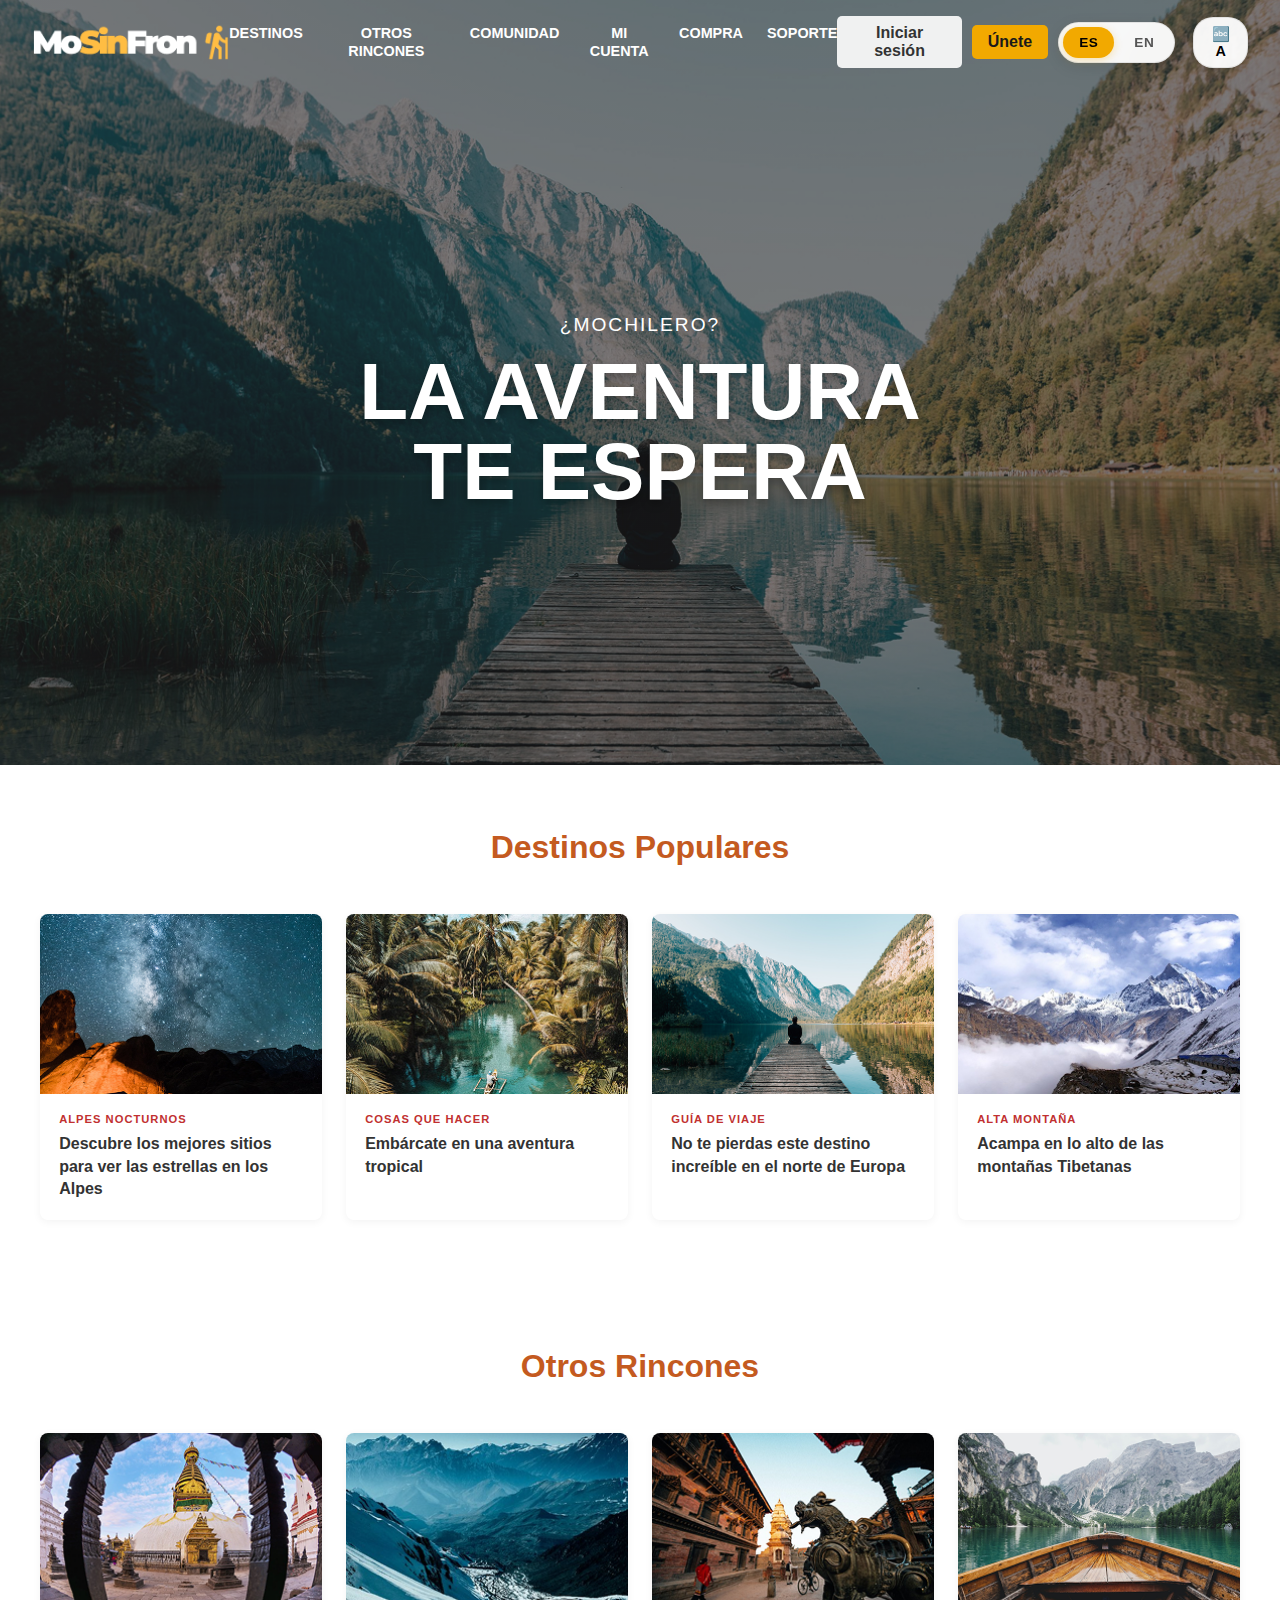
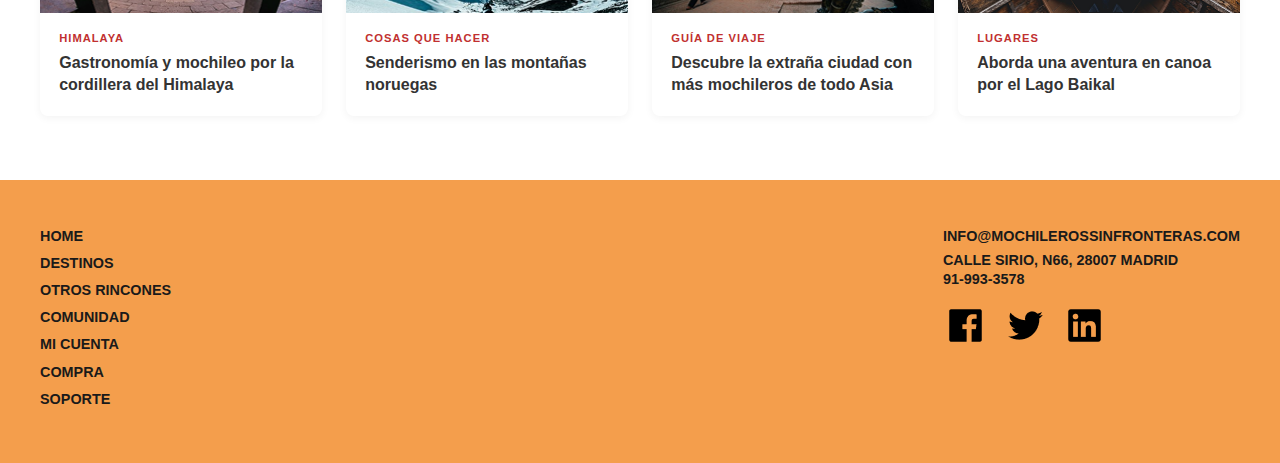
<file: src/index.html>
<!DOCTYPE html>
<html lang="es">

<head>
  <meta charset="UTF-8" />
  <meta name="viewport" content="width=device-width, initial-scale=1.0" />
  <title>Home | MoSinFron</title>
  <link rel="stylesheet" href="./style/main.css" />
  <link rel="stylesheet" href="./style/home.css" />
</head>

<body>
  <div class="hero-container">
    <header class="site-header home-header">
      <div class="logo-container">
        <a href="index.html" class="logo-link">
          <img src="../images/white-logo.png" alt="Volver al inicio" class="logo-img" />
        </a>
      </div>

      <nav class="main-nav">
        <ul>
          <li><a href="destinos.html" data-i18n="nav.destinos">Destinos</a></li>
          <li><a href="otros-rincones.html" data-i18n="nav.otros-rincones">Otros Rincones</a></li>
          <li><a href="comunidad.html" data-i18n="nav.comunidad">Comunidad</a></li>
          <li><a href="mi-cuenta.html" data-i18n="nav.mi-cuenta">Mi Cuenta</a></li>
          <li><a href="compra.html" data-i18n="nav.compra">Compra</a></li>
          <li><a href="soporte.html" data-i18n="nav.soporte">Soporte</a></li>
        </ul>
      </nav>

      <div class="user-controls">
        <a href="login.html" class="btn-login" data-i18n="btn.login">Iniciar sesión</a>

        <a href="registro.html" class="btn-signup" data-i18n="btn.signup">Únete</a>

        <div class="lang-toggle lang-white">
          <button class="lang-btn active" id="lang-es">ES</button>
          <button class="lang-btn" id="lang-en">EN</button>
        </div>
        
        <button class="btn-font-size" id="btn-font-size" title="Cambiar tamaño de fuente">🔤 A</button>
      </div>
    </header>

    <div class="hero-content">
      <h2 class="hero-subtitle" data-i18n="home.subtitle">¿MOCHILERO?</h2>
      <h1 class="hero-title" data-i18n="home.title" data-i18n-html="true">LA AVENTURA<br />TE ESPERA</h1>
    </div>
  </div>

  <main>
    <section class="content-section">
      <h2 class="section-title" data-i18n="home.section1-title">Destinos Populares</h2>

      <div class="cards-grid">
        <article class="mini-card">
          <img src="../images/alpes.png" alt="Alpes Nocturnos" />
          <div class="card-text">
            <small class="kicker" data-i18n="home.card1-kicker">ALPES NOCTURNOS</small>
            <h3 data-i18n="home.card1-text">
              Descubre los mejores sitios para ver las estrellas en los Alpes
            </h3>
          </div>
        </article>

        <article class="mini-card">
          <img src="../images/tropical.png" alt="Aventura Tropical" />
          <div class="card-text">
            <small class="kicker" data-i18n="home.card2-kicker">COSAS QUE HACER</small>
            <h3 data-i18n="home.card2-text">Embárcate en una aventura tropical</h3>
          </div>
        </article>

        <article class="mini-card">
          <img src="../images/norte-europa.png" alt="Norte de Europa" />
          <div class="card-text">
            <small class="kicker" data-i18n="home.card3-kicker">GUÍA DE VIAJE</small>
            <h3 data-i18n="home.card3-text">
              No te pierdas este destino increíble en el norte de Europa
            </h3>
          </div>
        </article>

        <article class="mini-card">
          <img src="../images/tibet.png" alt="Montañas Tibetanas" />
          <div class="card-text">
            <small class="kicker" data-i18n="home.card4-kicker">ALTA MONTAÑA</small>
            <h3 data-i18n="home.card4-text">Acampa en lo alto de las montañas Tibetanas</h3>
          </div>
        </article>
      </div>
    </section>

    <section class="content-section">
      <h2 class="section-title" data-i18n="home.section2-title">Otros Rincones</h2>

      <div class="cards-grid">
        <article class="mini-card">
          <a href="otros-rincones.html" class="card-link">
            <img src="../images/himalaya.png" alt="Himalaya" />
            <div class="card-text">
              <small class="kicker" data-i18n="home.card5-kicker">HIMALAYA</small>
              <h3 data-i18n="home.card5-text">Gastronomía y mochileo por la cordillera del Himalaya</h3>
            </div>
          </a>
        </article>

        <article class="mini-card">
          <img src="../images/noruega.png" alt="Noruega" />
          <div class="card-text">
            <small class="kicker" data-i18n="home.card6-kicker">COSAS QUE HACER</small>
            <h3 data-i18n="home.card6-text">Senderismo en las montañas noruegas</h3>
          </div>
        </article>

        <article class="mini-card">
          <img src="../images/asia-city.png" alt="Ciudad Asia" />
          <div class="card-text">
            <small class="kicker" data-i18n="home.card7-kicker">GUÍA DE VIAJE</small>
            <h3 data-i18n="home.card7-text">
              Descubre la extraña ciudad con más mochileros de todo Asia
            </h3>
          </div>
        </article>

        <article class="mini-card">
          <img src="../images/lago-baikal.png" alt="Lago Baikal" />
          <div class="card-text">
            <small class="kicker" data-i18n="home.card8-kicker">LUGARES</small>
            <h3 data-i18n="home.card8-text">Aborda una aventura en canoa por el Lago Baikal</h3>
          </div>
        </article>
      </div>
    </section>
  </main>

  <footer class="site-footer">
    <div class="footer-content">
      <div class="footer-links-col">
        <a href="index.html"><strong data-i18n="footer.home">HOME</strong></a>
        <a href="destinos.html"><strong data-i18n="footer.destinos">DESTINOS</strong></a>
        <a href="otros-rincones.html"><strong data-i18n="footer.otros">OTROS RINCONES</strong></a>
        <a href="comunidad.html"><strong data-i18n="footer.comunidad">COMUNIDAD</strong></a>
        <a href="mi-cuenta.html"><strong data-i18n="footer.cuenta">MI CUENTA</strong></a>
        <a href="compra.html"><strong data-i18n="footer.compra">COMPRA</strong></a>
        <a href="soporte.html"><strong data-i18n="footer.soporte">SOPORTE</strong></a>
      </div>

      <div class="footer-info-col">
        <strong>INFO@MOCHILEROSSINFRONTERAS.COM</strong>
        <p>CALLE SIRIO, N66, 28007 MADRID</p>
        <p>91-993-3578</p>
        <div class="socials">
          <a href="#"><img src="../images/icon-fb.png" alt="Facebook" /></a>
          <a href="#"><img src="../images/icon-tw.png" alt="Twitter" /></a>
          <a href="#"><img src="../images/icon-li.png" alt="LinkedIn" /></a>
        </div>
      </div>
    </div>
  </footer>
  <script src="./script/translate.js"></script>
  <script src="./script/daltonismo.js"></script>
  <script src="./script/font-size.js"></script>
  <script src="./script/auth-system.js"></script>
  <script src="./script/session-manager.js"></script>
</body>

</html>
</file>
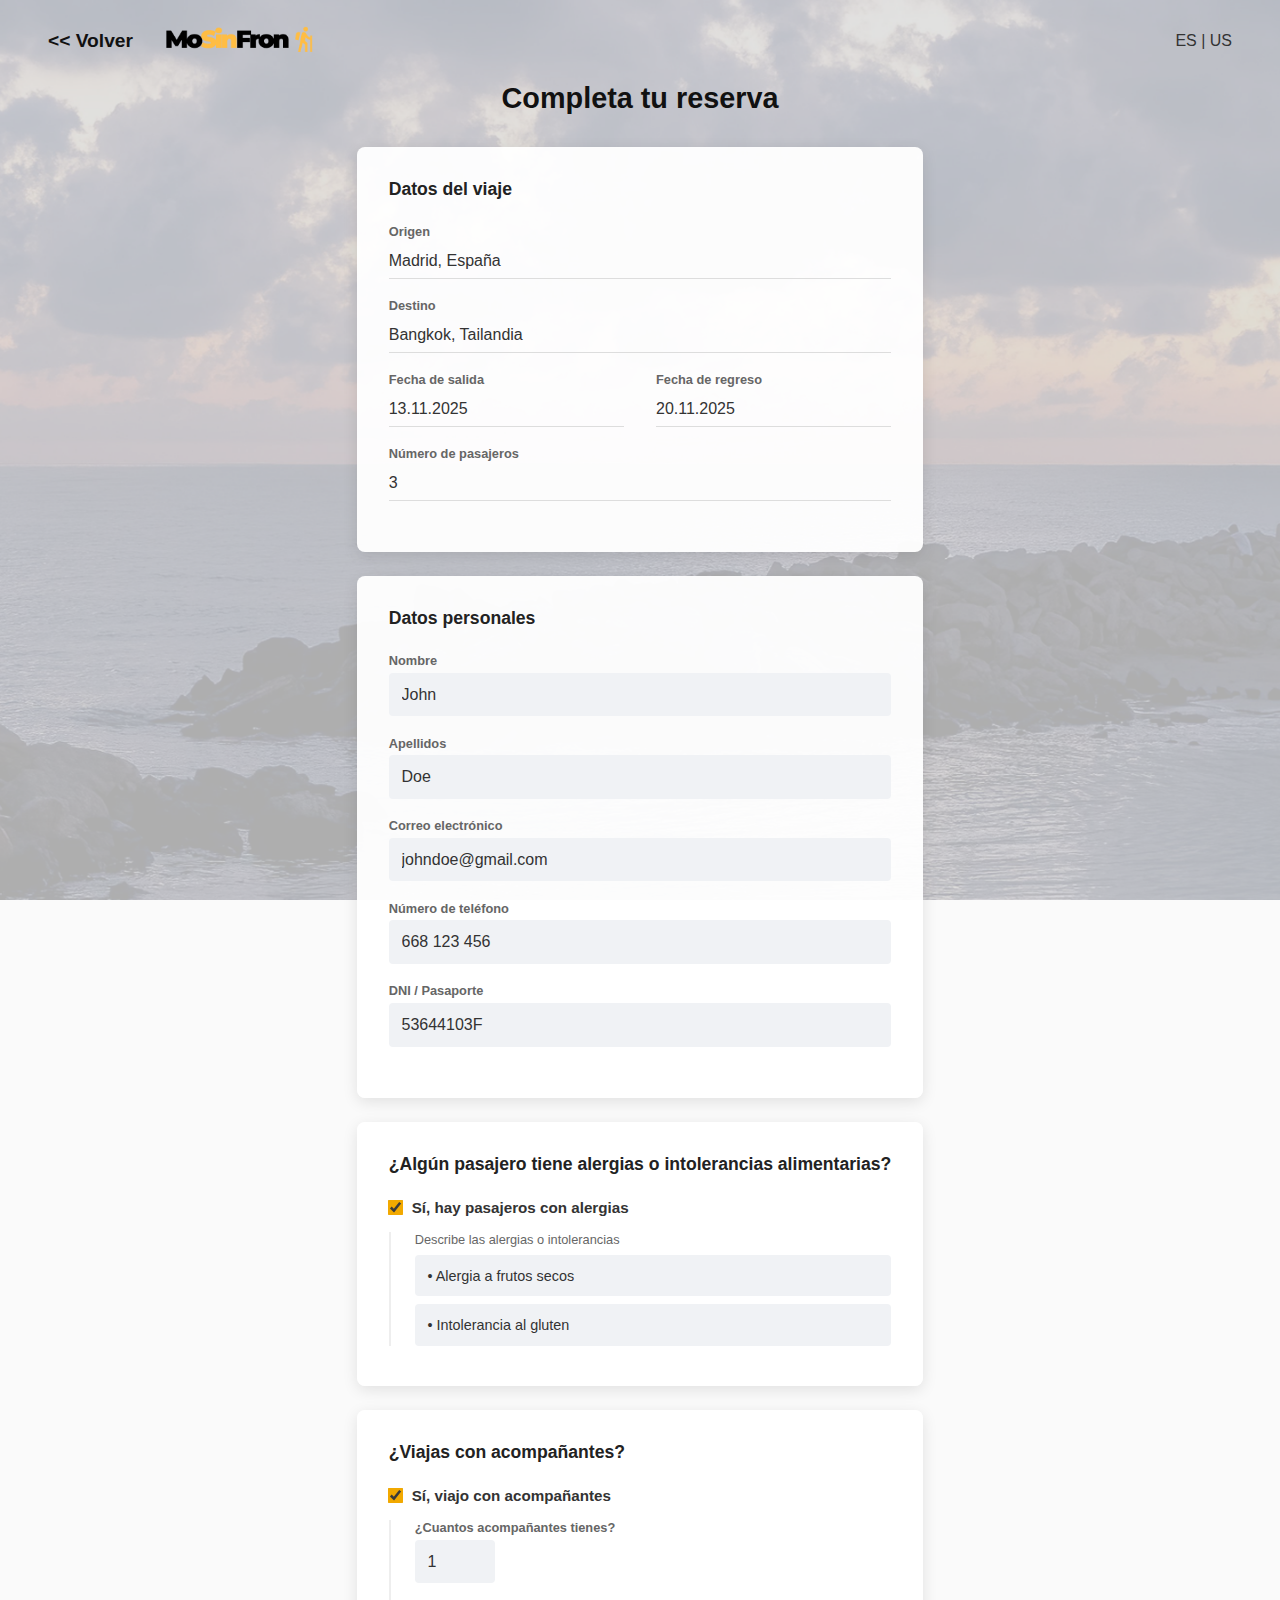
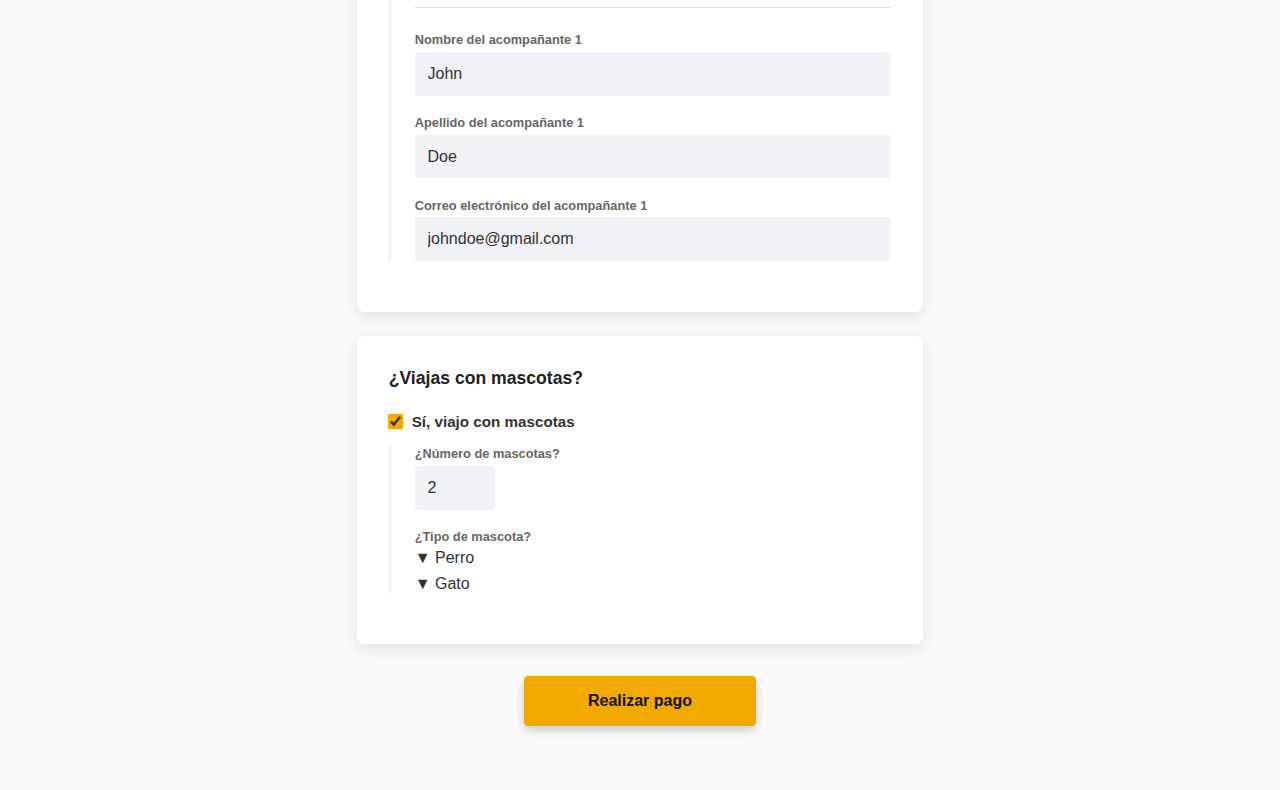
<file: src/compra.html>
<!DOCTYPE html>
<html lang="es">
  <head>
    <meta charset="UTF-8" />
    <meta name="viewport" content="width=device-width, initial-scale=1.0" />
    <title>Completar Reserva | MoSinFron</title>
    <link rel="stylesheet" href="../style/main.css" />
    <link rel="stylesheet" href="../style/compra.css" />
  </head>
  <body>
    <header class="checkout-header">
      <div class="header-left">
        <a href="destinos.html" class="back-link"> &lt;&lt; Volver </a>
        <a href="index.html" class="logo-link">
          <img
            src="../images/black-logo.png"
            alt="MoSinFron"
            class="logo-img"
          />
        </a>
      </div>

      <div class="header-right">
        <span class="lang-selector">ES | US</span>
      </div>
    </header>

    <main class="checkout-container">
      <h1 class="page-title">Completa tu reserva</h1>

      <form action="#" method="POST" class="checkout-form">
        <section class="form-card">
          <h2>Datos del viaje</h2>

          <div class="form-group">
            <label>Origen</label>
            <input
              type="text"
              value="Madrid, España"
              readonly
              class="input-line"
            />
          </div>

          <div class="form-group">
            <label>Destino</label>
            <input
              type="text"
              value="Bangkok, Tailandia"
              readonly
              class="input-line"
            />
          </div>

          <div class="form-row">
            <div class="form-group half">
              <label>Fecha de salida</label>
              <input
                type="text"
                value="13.11.2025"
                readonly
                class="input-line"
              />
            </div>
            <div class="form-group half">
              <label>Fecha de regreso</label>
              <input
                type="text"
                value="20.11.2025"
                readonly
                class="input-line"
              />
            </div>
          </div>

          <div class="form-group">
            <label>Número de pasajeros</label>
            <input type="text" value="3" readonly class="input-line" />
          </div>
        </section>

        <section class="form-card">
          <h2>Datos personales</h2>

          <div class="form-group">
            <label>Nombre</label>
            <input type="text" value="John" class="input-bg" />
          </div>

          <div class="form-group">
            <label>Apellidos</label>
            <input type="text" value="Doe" class="input-bg" />
          </div>

          <div class="form-group">
            <label>Correo electrónico</label>
            <input type="email" value="johndoe@gmail.com" class="input-bg" />
          </div>

          <div class="form-group">
            <label>Número de teléfono</label>
            <input type="tel" value="668 123 456" class="input-bg" />
          </div>

          <div class="form-group">
            <label>DNI / Pasaporte</label>
            <input type="text" value="53644103F" class="input-bg" />
          </div>
        </section>

        <section class="form-card">
          <h2>¿Algún pasajero tiene alergias o intolerancias alimentarias?</h2>

          <div class="checkbox-group">
            <input type="checkbox" id="check-allergies" checked />
            <label for="check-allergies">Sí, hay pasajeros con alergias</label>
          </div>

          <div id="allergies-details" class="conditional-section">
            <label class="small-label"
              >Describe las alergias o intolerancias</label
            >
            <ul class="input-list">
              <li>• Alergia a frutos secos</li>
              <li>• Intolerancia al gluten</li>
            </ul>
            <textarea
              class="input-bg"
              placeholder="Escribe aquí..."
              style="display: none"
            ></textarea>
          </div>
        </section>

        <section class="form-card">
          <h2>¿Viajas con acompañantes?</h2>

          <div class="checkbox-group">
            <input type="checkbox" id="check-companions" checked />
            <label for="check-companions">Sí, viajo con acompañantes</label>
          </div>

          <div id="companions-details" class="conditional-section">
            <div class="form-group">
              <label>¿Cuantos acompañantes tienes?</label>
              <input type="number" value="1" class="input-bg small-input" />
            </div>

            <hr class="separator" />

            <div class="form-group">
              <label>Nombre del acompañante 1</label>
              <input type="text" value="John" class="input-bg" />
            </div>
            <div class="form-group">
              <label>Apellido del acompañante 1</label>
              <input type="text" value="Doe" class="input-bg" />
            </div>
            <div class="form-group">
              <label>Correo electrónico del acompañante 1</label>
              <input type="email" value="johndoe@gmail.com" class="input-bg" />
            </div>
          </div>
        </section>

        <section class="form-card">
          <h2>¿Viajas con mascotas?</h2>

          <div class="checkbox-group">
            <input type="checkbox" id="check-pets" checked />
            <label for="check-pets">Sí, viajo con mascotas</label>
          </div>

          <div id="pets-details" class="conditional-section">
            <div class="form-group">
              <label>¿Número de mascotas?</label>
              <input type="number" value="2" class="input-bg small-input" />
            </div>

            <div class="form-group">
              <label>¿Tipo de mascota?</label>
              <div class="radio-list">
                <div>▼ Perro</div>
                <div>▼ Gato</div>
              </div>
            </div>
          </div>
        </section>

        <div class="pay-button-container">
          <button type="submit" class="btn-pay">Realizar pago</button>
        </div>
      </form>
    </main>
  </body>
</html>
</file>
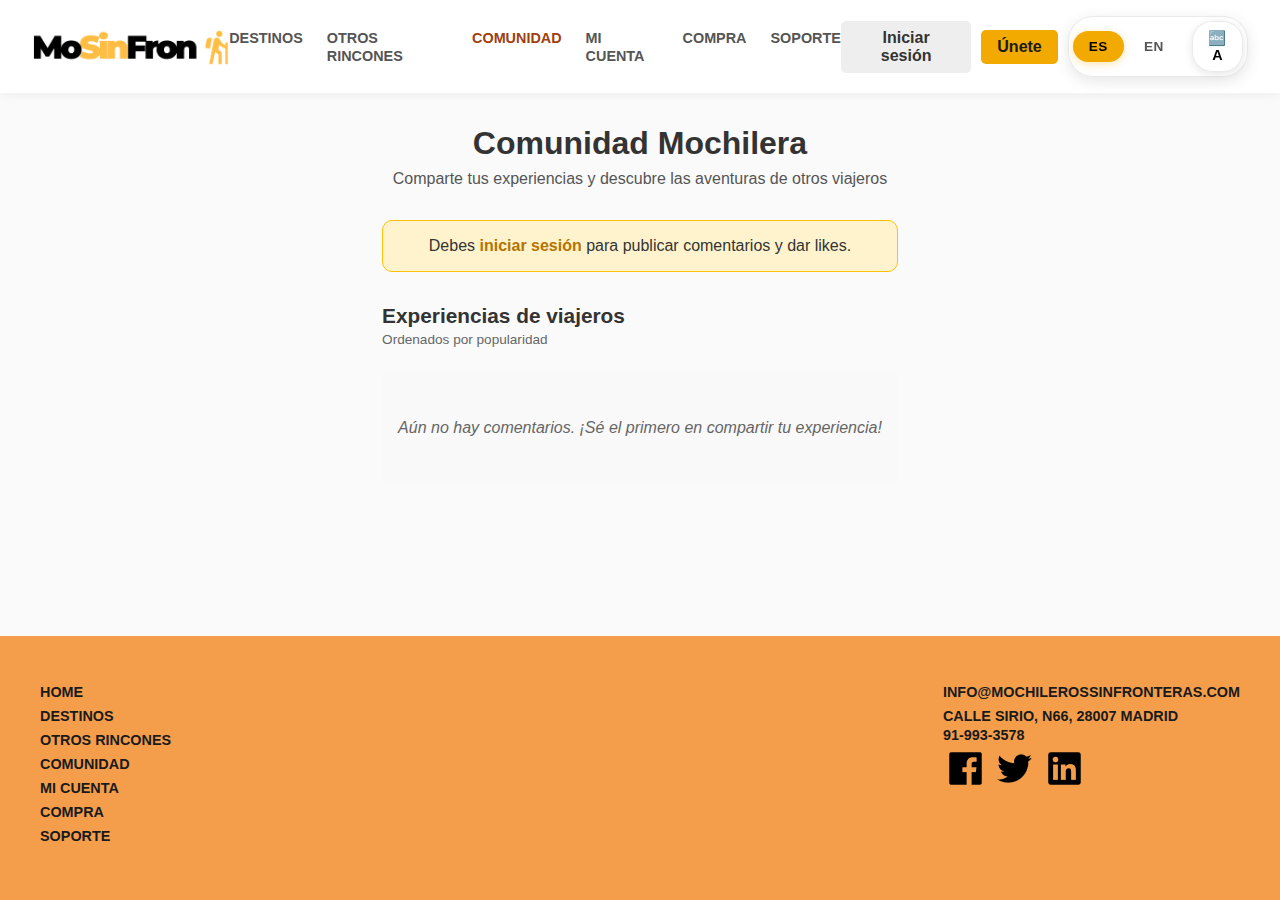
<file: src/comunidad.html>
<!DOCTYPE html>
<html lang="es">
  <head>
    <meta charset="UTF-8" />
    <meta name="viewport" content="width=device-width, initial-scale=1.0" />
    <title>Comunidad | MoSinFron</title>
    <link rel="stylesheet" href="./style/main.css" />
    <link rel="stylesheet" href="./style/comunidad.css" />
  </head>

  <body>
    <header class="site-header">
      <div class="logo-container">
        <a href="index.html" class="logo-link">
          <img src="./images/black-logo.png" alt="MoSinFron" class="logo-img" />
        </a>
      </div>

      <nav class="main-nav">
        <ul>
          <li><a href="destinos.html" data-i18n="nav.destinos">Destinos</a></li>
          <li>
            <a href="otros-rincones.html" data-i18n="nav.otros-rincones"
              >Otros Rincones</a
            >
          </li>
          <li>
            <a href="comunidad.html" class="active" data-i18n="nav.comunidad"
              >Comunidad</a
            >
          </li>
          <li>
            <a href="mi-cuenta.html" data-i18n="nav.mi-cuenta">Mi Cuenta</a>
          </li>
          <li><a href="compra.html" data-i18n="nav.compra">Compra</a></li>
          <li><a href="soporte.html" data-i18n="nav.soporte">Soporte</a></li>
        </ul>
      </nav>

      <div class="user-controls">
        <a href="login.html" class="btn-login" data-i18n="btn.login"
          >Iniciar sesión</a
        >
        <a href="registro.html" class="btn-signup" data-i18n="btn.signup"
          >Únete</a
        >

        <div class="lang-toggle lang-white">
          <button class="lang-btn active" id="lang-es">ES</button>
          <button class="lang-btn" id="lang-en">EN</button>
          <button
            class="btn-font-size"
            id="btn-font-size"
            title="Cambiar tamaño de fuente"
          >
            🔤 A
          </button>
        </div>
      </div>
    </header>

    <main class="comunidad-container">
      <h1 class="comunidad-titulo" data-i18n="comunidad.titulo">
        Comunidad Mochilera
      </h1>
      <p class="comunidad-subtitulo" data-i18n="comunidad.subtitulo">
        Comparte tus experiencias y descubre las aventuras de otros viajeros
      </p>

      <!-- Mensaje para usuarios no logueados -->
      <div id="mensaje-login" class="mensaje-login" style="display: none">
        <p data-i18n="comunidad.login-required" data-i18n-html="true">
          Debes <a href="login.html">iniciar sesión</a> para publicar
          comentarios y dar likes.
        </p>
      </div>

      <!-- Formulario para nuevo comentario (solo visible si logueado) -->
      <section
        id="nuevo-comentario-section"
        class="nuevo-comentario-section"
        style="display: none"
      >
        <div class="nuevo-comentario-box">
          <div id="usuario-avatar" class="usuario-avatar">
            <span class="avatar-placeholder">👤</span>
          </div>
          <div class="comentario-input-wrapper">
            <textarea
              id="comentario-texto"
              class="comentario-textarea"
              placeholder="Comparte tu experiencia de viaje..."
              rows="3"
              aria-label="Escribe tu comentario"
            ></textarea>
            <button
              id="btn-publicar"
              class="btn-publicar"
              data-i18n="comunidad.btn-publicar"
            >
              Publicar
            </button>
          </div>
        </div>
      </section>

      <!-- Lista de comentarios -->
      <section class="comentarios-section">
        <h2 class="comentarios-titulo" data-i18n="comunidad.comentarios-titulo">
          Experiencias de viajeros
        </h2>
        <p class="comentarios-orden" data-i18n="comunidad.orden">
          Ordenados por popularidad
        </p>

        <div id="lista-comentarios" class="lista-comentarios">
          <!-- Los comentarios se generan por JavaScript -->
          <p
            id="sin-comentarios"
            class="sin-comentarios"
            data-i18n="comunidad.sin-comentarios"
          >
            Aún no hay comentarios. ¡Sé el primero en compartir tu experiencia!
          </p>
        </div>
      </section>
    </main>

    <footer class="site-footer">
      <div class="footer-content">
        <div class="footer-links-col">
          <a href="index.html"><strong data-i18n="footer.home">HOME</strong></a>
          <a href="destinos.html"
            ><strong data-i18n="footer.destinos">DESTINOS</strong></a
          >
          <a href="otros-rincones.html"
            ><strong data-i18n="footer.otros">OTROS RINCONES</strong></a
          >
          <a href="comunidad.html"
            ><strong data-i18n="footer.comunidad">COMUNIDAD</strong></a
          >
          <a href="mi-cuenta.html"
            ><strong data-i18n="footer.cuenta">MI CUENTA</strong></a
          >
          <a href="compra.html"
            ><strong data-i18n="footer.compra">COMPRA</strong></a
          >
          <a href="soporte.html"
            ><strong data-i18n="footer.soporte">SOPORTE</strong></a
          >
        </div>

        <div class="footer-info-col">
          <strong>INFO@MOCHILEROSSINFRONTERAS.COM</strong>
          <p>CALLE SIRIO, N66, 28007 MADRID</p>
          <p>91-993-3578</p>
          <div class="socials">
            <a href="#"><img src="./images/icon-fb.png" alt="Facebook" /></a>
            <a href="#"><img src="./images/icon-tw.png" alt="Twitter" /></a>
            <a href="#"><img src="./images/icon-li.png" alt="LinkedIn" /></a>
          </div>
        </div>
      </div>
    </footer>

    <script src="./script/translate.js"></script>
    <script src="./script/daltonismo.js"></script>
    <script src="./script/font-size.js"></script>
    <script src="./script/auth-system.js"></script>
    <script src="./script/session-manager.js"></script>
    <script src="./script/comunidad-handler.js"></script>
  </body>
</html>
</file>
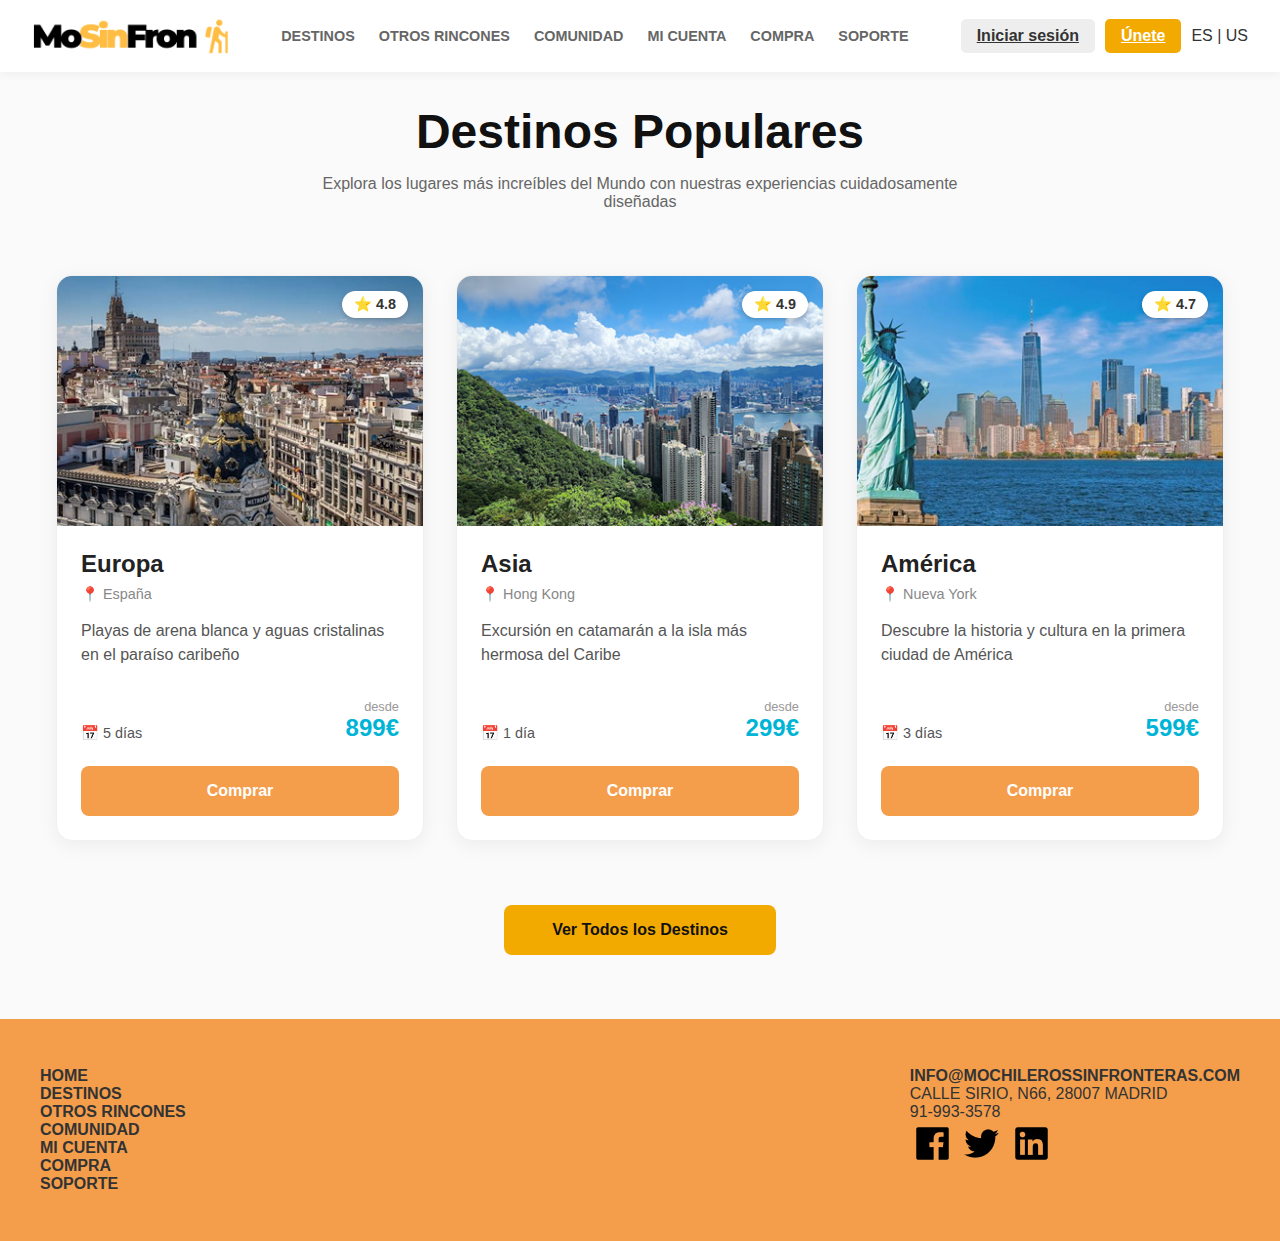
<file: src/destinos.html>
<!DOCTYPE html>
<html lang="es">
  <head>
    <meta charset="UTF-8" />
    <meta name="viewport" content="width=device-width, initial-scale=1.0" />
    <title>Destinos | MoSinFron</title>
    <link rel="stylesheet" href="../style/main.css" />
    <link rel="stylesheet" href="../style/destinos.css" />
  </head>
  <body>
    <header class="site-header home-header">
      <div class="logo-container">
        <a href="index.html" class="logo-link">
          <img
            src="../images/black-logo.png"
            alt="Volver al inicio"
            class="logo-img"
          />
        </a>
      </div>

      <nav class="main-nav">
        <ul>
          <li><a href="index.html">Destinos</a></li>
          <li><a href="otros-rincones.html">Otros Rincones</a></li>
          <li><a href="comunidad.html">Comunidad</a></li>
          <li><a href="mi-cuenta.html">Mi Cuenta</a></li>
          <li><a href="compra.html">Compra</a></li>
          <li><a href="soporte.html">Soporte</a></li>
        </ul>
      </nav>

      <div class="user-controls">
        <a href="login.html" class="btn-login">Iniciar sesión</a>

        <a href="registro.html" class="btn-signup">Únete</a>

        <span class="lang-selector lang-white">ES | US</span>
      </div>
    </header>

    <main>
      <h1 class="page-title">Destinos Populares</h1>
      <p class="page-subtitle">
        Explora los lugares más increíbles del Mundo con nuestras experiencias
        cuidadosamente diseñadas
      </p>

      <div class="destinations-grid">
        <article class="rich-card">
          <div class="card-header">
            <img src="../images/madrid.png" alt="Madrid, España" />
            <span class="rating-pill">⭐ 4.8</span>
          </div>
          <div class="card-body">
            <h2>Europa</h2>
            <div class="location-row">📍 España</div>
            <p class="card-desc">
              Playas de arena blanca y aguas cristalinas en el paraíso caribeño
            </p>

            <div class="card-footer">
              <div class="info-col">
                <span class="duration">📅 5 días</span>
              </div>
              <div class="price-col">
                <span class="price-label">desde</span>
                <span class="price-value">899€</span>
              </div>
            </div>
            <a href="compra.html" class="btn-buy">Comprar</a>
          </div>
        </article>

        <article class="rich-card">
          <div class="card-header">
            <img src="../images/hongkong.png" alt="Hong Kong" />
            <span class="rating-pill">⭐ 4.9</span>
          </div>
          <div class="card-body">
            <h2>Asia</h2>
            <div class="location-row">📍 Hong Kong</div>
            <p class="card-desc">
              Excursión en catamarán a la isla más hermosa del Caribe
            </p>

            <div class="card-footer">
              <div class="info-col">
                <span class="duration">📅 1 día</span>
              </div>
              <div class="price-col">
                <span class="price-label">desde</span>
                <span class="price-value">299€</span>
              </div>
            </div>
            <a href="compra.html" class="btn-buy">Comprar</a>
          </div>
        </article>

        <article class="rich-card">
          <div class="card-header">
            <img src="../images/ny.png" alt="Nueva York" />
            <span class="rating-pill">⭐ 4.7</span>
          </div>
          <div class="card-body">
            <h2>América</h2>
            <div class="location-row">📍 Nueva York</div>
            <p class="card-desc">
              Descubre la historia y cultura en la primera ciudad de América
            </p>

            <div class="card-footer">
              <div class="info-col">
                <span class="duration">📅 3 días</span>
              </div>
              <div class="price-col">
                <span class="price-label">desde</span>
                <span class="price-value">599€</span>
              </div>
            </div>
            <a href="compra.html" class="btn-buy">Comprar</a>
          </div>
        </article>
      </div>

      <div class="action-wrapper">
        <button class="btn-yellow">Ver Todos los Destinos</button>
      </div>
    </main>

    <footer class="site-footer">
      <div class="footer-content">
        <div class="footer-links-col">
          <a href="index.html"><strong>HOME</strong></a>
          <a href="index.html"><strong>DESTINOS</strong></a>
          <a href="otros-rincones.html"><strong>OTROS RINCONES</strong></a>
          <a href="comunidad.html"><strong>COMUNIDAD</strong></a>
          <a href="mi-cuenta.html"><strong>MI CUENTA</strong></a>
          <a href="compra.html"><strong>COMPRA</strong></a>
          <a href="soporte.html"><strong>SOPORTE</strong></a>
        </div>

        <div class="footer-info-col">
          <strong>INFO@MOCHILEROSSINFRONTERAS.COM</strong>
          <p>CALLE SIRIO, N66, 28007 MADRID</p>
          <p>91-993-3578</p>
          <div class="socials">
            <a href="#"><img src="../images/icon-fb.png" alt="Facebook" /></a>
            <a href="#"><img src="../images/icon-tw.png" alt="Twitter" /></a>
            <a href="#"><img src="../images/icon-li.png" alt="LinkedIn" /></a>
          </div>
        </div>
      </div>
    </footer>
  </body>
</html>
</file>
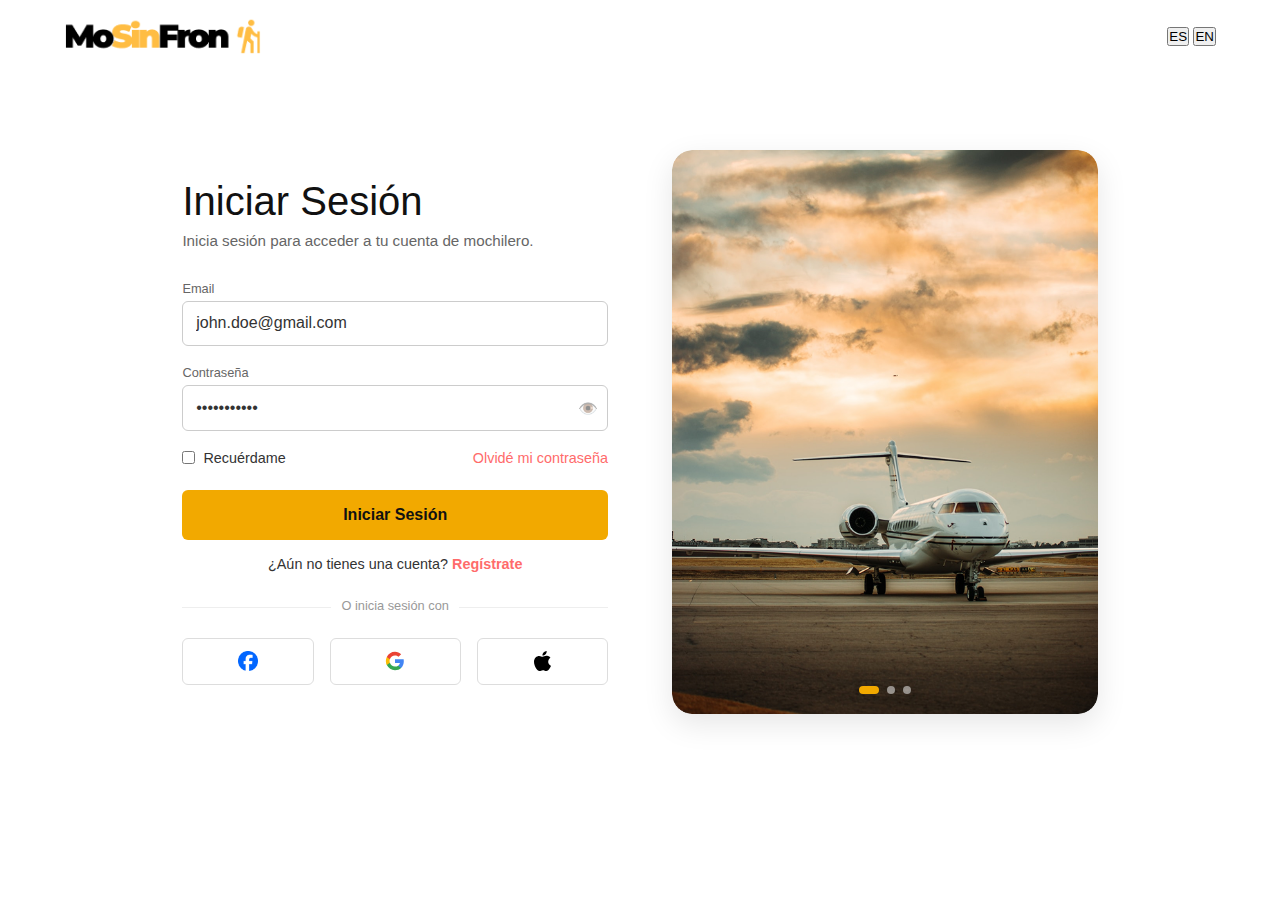
<file: src/login.html>
<!DOCTYPE html>
<html lang="es">

<head>
  <meta charset="UTF-8" />
  <meta name="viewport" content="width=device-width, initial-scale=1.0" />
  <title>Iniciar Sesión | MoSinFron</title>
  <link rel="stylesheet" href="../style/main.css" />
  <link rel="stylesheet" href="../style/login.css" />
</head>

<body>
  <header class="auth-header">
    <div class="logo-container">
      <a href="index.html" class="logo-link">
        <img src="../images/black-logo.png" alt="MoSinFron" class="logo-img" />
      </a>
    </div>
    <div class="lang-toggle">
      <button class="lang-btn active" id="lang-es">ES</button>
      <button class="lang-btn" id="lang-en">EN</button>
    </div>
  </header>

  <main class="auth-container">
    <div class="auth-form-side">
      <h1 class="auth-title" data-i18n="login.title">Iniciar Sesión</h1>
      <p class="auth-subtitle" data-i18n="login.subtitle">
        Inicia sesión para acceder a tu cuenta de mochilero.
      </p>

      <form action="#" class="login-form">
        <div class="form-group">
          <label data-i18n="login.email">Email</label>
          <input type="email" value="john.doe@gmail.com" class="input-field" />
        </div>

        <div class="form-group">
          <label data-i18n="login.password">Contraseña</label>
          <div class="password-wrapper">
            <input type="password" value="password123" class="input-field" />
            <span class="eye-icon">👁️</span>
          </div>
        </div>

        <div class="options-row">
          <div class="checkbox-group">
            <input type="checkbox" id="remember" />
            <label for="remember" data-i18n="login.remember">Recuérdame</label>
          </div>
          <a href="#" class="forgot-link" data-i18n="login.forgot">Olvidé mi contraseña</a>
        </div>

        <button type="submit" class="btn-auth" data-i18n="login.btn-login">Iniciar Sesión</button>

        <p class="register-redirect">
          <span data-i18n="login.no-account">¿Aún no tienes una cuenta?</span> <a href="registro.html"
            data-i18n="login.register-link">Regístrate</a>
        </p>

        <div class="divider">
          <span data-i18n="login.or">O inicia sesión con</span>
        </div>

        <div class="social-auth">
          <button type="button" class="social-btn">
            <img src="../images/facebook.png" alt="Facebook" />
          </button>
          <button type="button" class="social-btn">
            <img src="../images/google.svg" alt="Google" />
          </button>
          <button type="button" class="social-btn">
            <img src="../images/apple.svg" alt="Apple" />
          </button>
        </div>
      </form>
    </div>

    <div class="auth-image-side">
      <img src="../images/login.png" alt="Travel" class="side-img" />

      <div class="carousel-dots">
        <span class="dot active"></span>
        <span class="dot"></span>
        <span class="dot"></span>
      </div>
    </div>
  </main>
  <script src="../script/translate.js"></script>
</body>

</html>
</file>
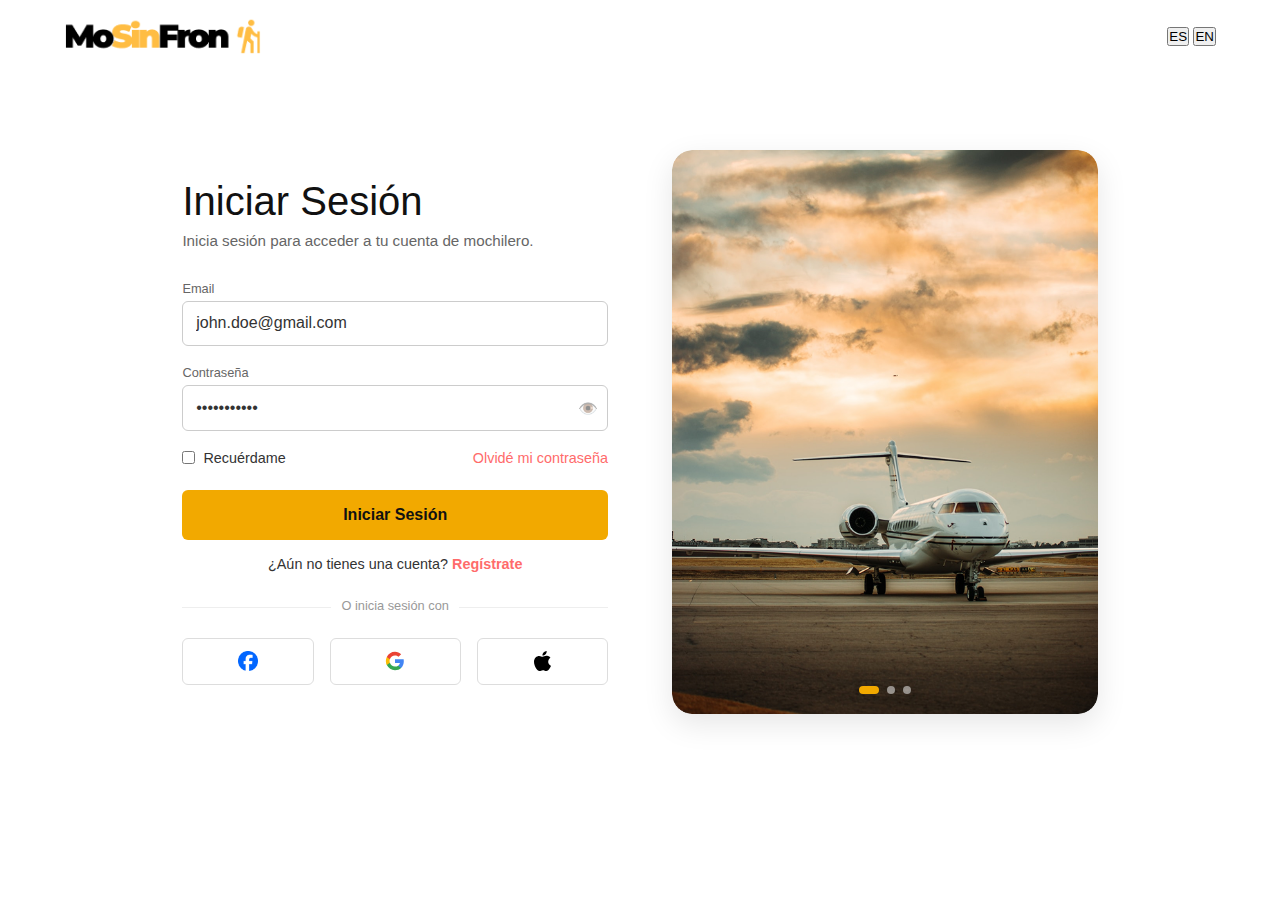
<file: src/mi-cuenta.html>
<!DOCTYPE html>
<html lang="es">
  <head>
    <meta charset="UTF-8" />
    <meta name="viewport" content="width=device-width, initial-scale=1.0" />
    <title>Mi Cuenta | MoSinFron</title>
    <link rel="stylesheet" href="../style/main.css" />
    <link rel="stylesheet" href="../style/mi-cuenta.css" />
  </head>

  <body>
    <header class="site-header home-header">
      <div class="logo-container">
        <a href="index.html" class="logo-link">
          <img
            src="../images/black-logo.png"
            alt="Volver al inicio"
            class="logo-img"
          />
        </a>
      </div>

      <nav class="main-nav">
        <ul>
          <li><a href="index.html" data-i18n="nav.destinos">Destinos</a></li>
          <li>
            <a href="otros-rincones.html" data-i18n="nav.otros-rincones"
              >Otros Rincones</a
            >
          </li>
          <li>
            <a href="comunidad.html" data-i18n="nav.comunidad">Comunidad</a>
          </li>
          <li>
            <a href="mi-cuenta.html" data-i18n="nav.mi-cuenta">Mi Cuenta</a>
          </li>
          <li><a href="compra.html" data-i18n="nav.compra">Compra</a></li>
          <li><a href="soporte.html" data-i18n="nav.soporte">Soporte</a></li>
        </ul>
      </nav>

      <div class="user-controls">
        <a href="login.html" class="btn-login" data-i18n="btn.login"
          >Iniciar sesión</a
        >

        <a href="registro.html" class="btn-signup" data-i18n="btn.signup"
          >Únete</a
        >

        <div class="lang-toggle lang-white">
          <button class="lang-btn active" id="lang-es">ES</button>
          <button class="lang-btn" id="lang-en">EN</button>

          <button
            class="btn-font-size"
            id="btn-font-size"
            title="Cambiar tamaño de fuente"
          >
            🔤 A
          </button>
        </div>
      </div>
    </header>

    <main class="account-container">
      <div class="profile-header">
        <div class="banner-bg">
          <button class="btn-accessibility" data-i18n="cuenta.btn-daltonico">
            👁️ Modo Daltónico
          </button>
        </div>

        <div class="profile-info">
          <div class="avatar-wrapper">
            <img
              id="profile-avatar"
              src="../images/lago-baikal.png"
              alt="Avatar"
              class="avatar-large"
            />
            <button class="btn-edit-avatar" id="btn-edit-avatar">✏️</button>
            <input
              type="file"
              id="avatar-file-input"
              accept="image/*"
              style="display: none"
              aria-label="Subir foto de perfil"
            />
          </div>
          <h1 id="profile-name">Usuario</h1>
          <p id="profile-email">email@example.com</p>
        </div>
      </div>

      <div class="tabs-nav">
        <a href="#" class="tab-link active" data-i18n="cuenta.tab1">Cuenta</a>
      </div>

      <section class="tab-content">
        <h2 class="section-title" data-i18n="cuenta.section-title">Cuenta</h2>

        <div class="details-list">
          <div class="detail-row">
            <div class="detail-info">
              <span class="label" data-i18n="cuenta.nombre">Nombre</span>
              <span class="value" id="detail-nombre">-</span>
            </div>
          </div>

          <div class="detail-row">
            <div class="detail-info">
              <span class="label" data-i18n="cuenta.email">Email</span>
              <span class="value" id="detail-email">-</span>
            </div>
          </div>

          <div class="detail-row">
            <div class="detail-info">
              <span class="label" data-i18n="cuenta.password">Contraseña</span>
              <span class="value">••••••••••••</span>
            </div>
          </div>

          <div class="detail-row">
            <div class="detail-info">
              <span class="label" data-i18n="cuenta.telefono"
                >Número de teléfono</span
              >
              <span class="value" id="detail-telefono">-</span>
            </div>
          </div>
        </div>
      </section>
    </main>

    <footer class="site-footer">
      <div class="footer-content">
        <div class="footer-links-col">
          <a href="index.html"><strong data-i18n="footer.home">HOME</strong></a>
          <a href="index.html"
            ><strong data-i18n="footer.destinos">DESTINOS</strong></a
          >
          <a href="otros-rincones.html"
            ><strong data-i18n="footer.otros">OTROS RINCONES</strong></a
          >
          <a href="comunidad.html"
            ><strong data-i18n="footer.comunidad">COMUNIDAD</strong></a
          >
          <a href="mi-cuenta.html"
            ><strong data-i18n="footer.cuenta">MI CUENTA</strong></a
          >
          <a href="compra.html"
            ><strong data-i18n="footer.compra">COMPRA</strong></a
          >
          <a href="soporte.html"
            ><strong data-i18n="footer.soporte">SOPORTE</strong></a
          >
        </div>

        <div class="footer-info-col">
          <strong>INFO@MOCHILEROSSINFRONTERAS.COM</strong>
          <p>CALLE SIRIO, N66, 28007 MADRID</p>
          <p>91-993-3578</p>
          <div class="socials">
            <a href="#"><img src="../images/icon-fb.png" alt="Facebook" /></a>
            <a href="#"><img src="../images/icon-tw.png" alt="Twitter" /></a>
            <a href="#"><img src="../images/icon-li.png" alt="LinkedIn" /></a>
          </div>
        </div>
      </div>
    </footer>
    <script src="../script/translate.js"></script>
    <script src="../script/daltonismo.js"></script>
    <script src="../script/font-size.js"></script>
    <script src="../script/auth-system.js"></script>
    <script src="../script/session-manager.js"></script>
    <script src="../script/mi-cuenta-handler.js"></script>
  </body>
</html>
</file>
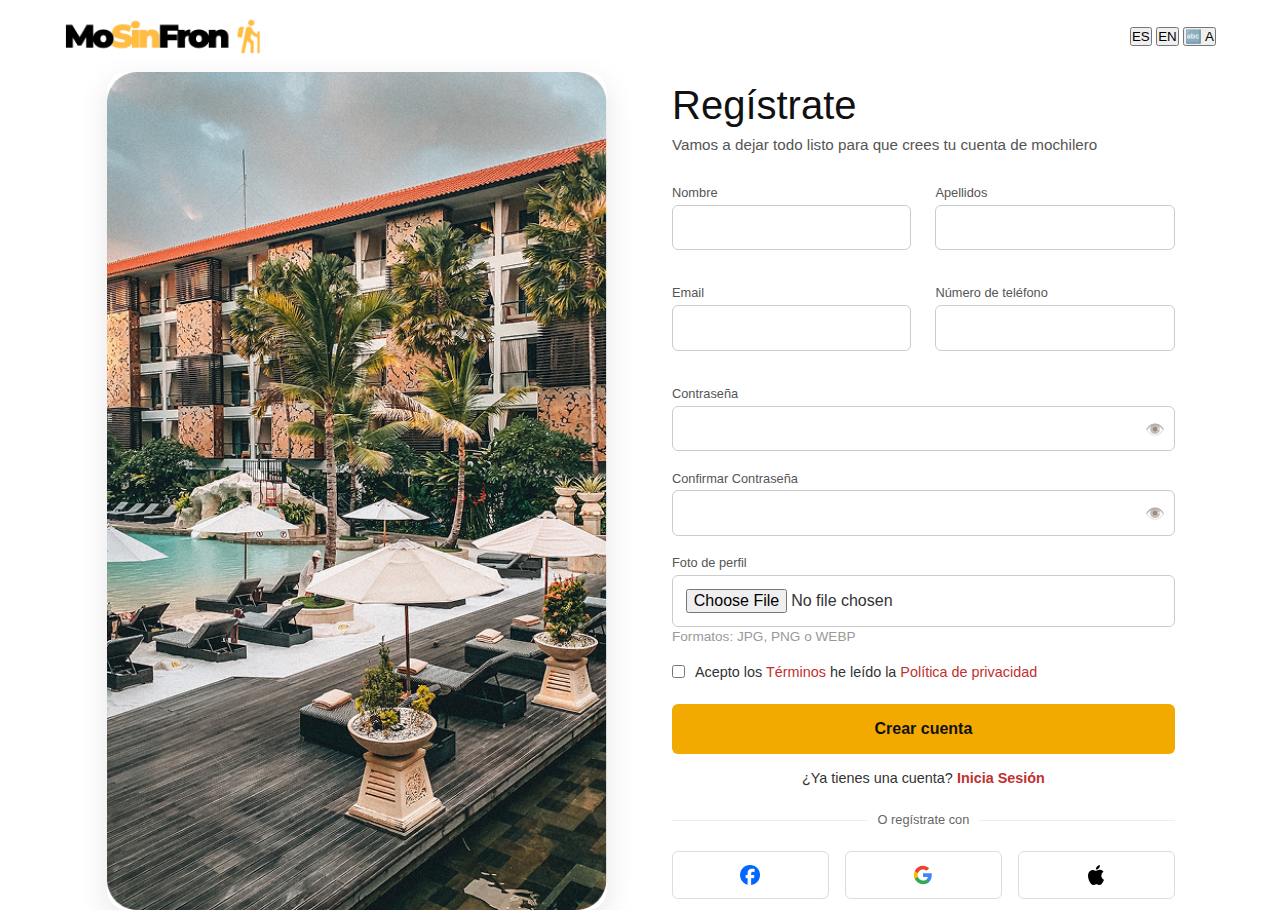
<file: src/registro.html>
<!DOCTYPE html>
<html lang="es">

<head>
  <meta charset="UTF-8" />
  <meta name="viewport" content="width=device-width, initial-scale=1.0" />
  <title>Regístrate | MoSinFron</title>
  <link rel="stylesheet" href="../style/main.css" />
  <link rel="stylesheet" href="../style/registro.css" />
</head>

<body>
  <header class="auth-header">
    <div class="logo-container">
      <a href="index.html" class="logo-link">
        <img src="../images/black-logo.png" alt="MoSinFron" class="logo-img" />
      </a>
    </div>
    <div class="lang-toggle">
      <button class="lang-btn active" id="lang-es">ES</button>
      <button class="lang-btn" id="lang-en">EN</button>
        
        <button class="btn-font-size" id="btn-font-size" title="Cambiar tamaño de fuente">🔤 A</button>
    </div>
  </header>

  <main class="auth-container">
    <div class="auth-image-side">
      <img src="../images/register.png" alt="Resort" class="side-img" />
    </div>

    <div class="auth-form-side">
      <h1 class="auth-title" data-i18n="registro.title">Regístrate</h1>
      <p class="auth-subtitle" data-i18n="registro.subtitle">
        Vamos a dejar todo listo para que crees tu cuenta de mochilero
      </p>

      <form action="#" class="register-form">
        <div class="form-row">
          <div class="form-group half">
            <label data-i18n="registro.nombre">Nombre</label>
            <input type="text" id="reg-nombre" class="input-field" />
          </div>
          <div class="form-group half">
            <label data-i18n="registro.apellidos">Apellidos</label>
            <input type="text" id="reg-apellidos" class="input-field" />
          </div>
        </div>

        <div class="form-row">
          <div class="form-group half">
            <label data-i18n="registro.email">Email</label>
            <input type="email" id="reg-email" class="input-field" />
          </div>
          <div class="form-group half">
            <label data-i18n="registro.telefono">Número de teléfono</label>
            <input type="tel" id="reg-telefono" class="input-field" />
          </div>
        </div>

        <div class="form-group">
          <label data-i18n="registro.password">Contraseña</label>
          <div class="password-wrapper">
            <input type="password" id="reg-password" class="input-field" />
            <span class="eye-icon">👁️</span>
          </div>
        </div>

        <div class="form-group">
          <label data-i18n="registro.confirm">Confirmar Contraseña</label>
          <div class="password-wrapper">
            <input type="password" id="reg-confirm-password" class="input-field" />
            <span class="eye-icon">👁️</span>
          </div>
        </div>

        <div class="form-group">
          <label>Foto de perfil</label>
          <input type="file" id="reg-avatar" accept="image/*" class="input-field" />
          <small style="color: #999; font-size: 0.85rem;">Formatos: JPG, PNG o WEBP</small>
        </div>

        <div class="terms-group">
          <input type="checkbox" id="terms" />
          <label for="terms"><span data-i18n="registro.terms">Acepto los</span> <a href="#"
              data-i18n="registro.terms-link">Términos</a> <span data-i18n="registro.privacy">y he leído la</span>
            <a href="#" data-i18n="registro.privacy-link">Política de privacidad</a></label>
        </div>

        <button type="submit" class="btn-auth" data-i18n="registro.btn-create">Crear cuenta</button>

        <p class="login-redirect">
          <span data-i18n="registro.have-account">¿Ya tienes una cuenta?</span> <a href="login.html"
            data-i18n="registro.login-link">Inicia Sesión</a>
        </p>

        <div class="divider">
          <span data-i18n="registro.or">O regístrate con</span>
        </div>

        <div class="social-auth">
          <button type="button" class="social-btn">
            <img src="../images/facebook.png" alt="Facebook" />
          </button>
          <button type="button" class="social-btn">
            <img src="../images/google.svg" alt="Google" />
          </button>
          <button type="button" class="social-btn">
            <img src="../images/apple.svg" alt="Apple" />
          </button>
        </div>
      </form>
    </div>
  </main>
  <script src="../script/translate.js"></script>
  <script src="../script/daltonismo.js"></script>
  <script src="../script/font-size.js"></script>
  <script src="../script/auth-system.js"></script>
  <script src="../script/registro-handler.js"></script>
</body>

</html>
</file>
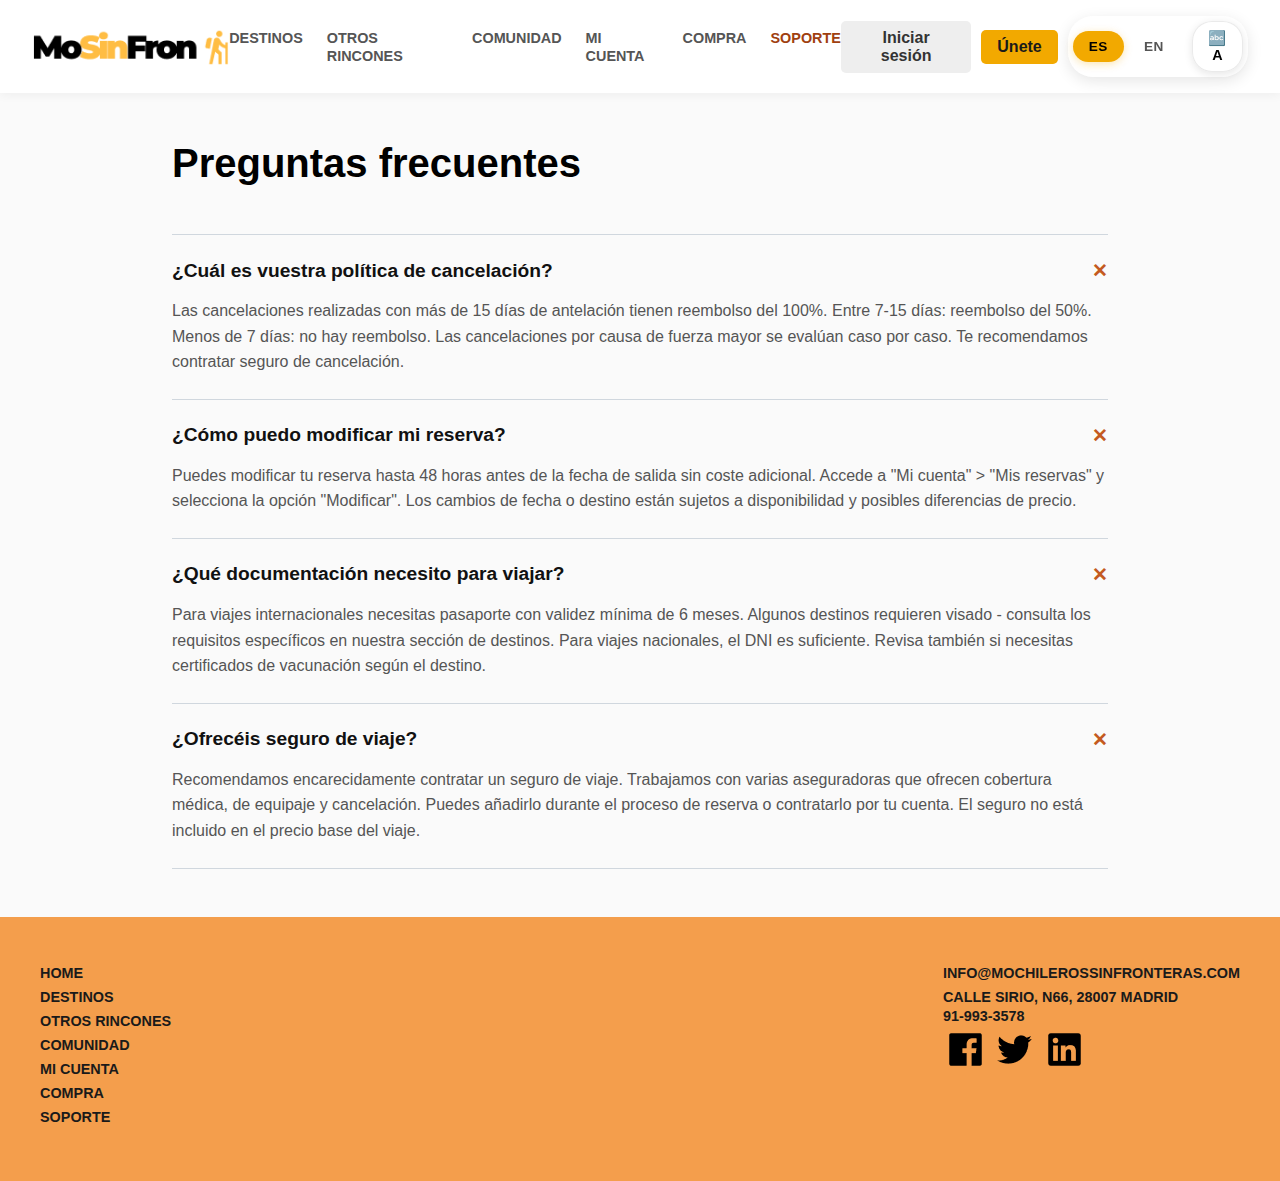
<file: src/soporte.html>
<!DOCTYPE html>
<html lang="es">
  <head>
    <meta charset="UTF-8" />
    <meta name="viewport" content="width=device-width, initial-scale=1.0" />
    <title>Soporte | MoSinFron</title>
    <link rel="stylesheet" href="./style/main.css" />
    <link rel="stylesheet" href="./style/soporte.css" />
  </head>

  <body>
    <header class="site-header">
      <div class="logo-container">
        <a href="index.html" class="logo-link">
          <img
            src="../images/black-logo.png"
            alt="MoSinFron"
            class="logo-img"
          />
        </a>
      </div>

      <nav class="main-nav">
        <ul>
          <li><a href="destinos.html" data-i18n="nav.destinos">Destinos</a></li>
          <li>
            <a href="otros-rincones.html" data-i18n="nav.otros-rincones"
              >Otros Rincones</a
            >
          </li>
          <li>
            <a href="comunidad.html" data-i18n="nav.comunidad">Comunidad</a>
          </li>
          <li>
            <a href="mi-cuenta.html" data-i18n="nav.mi-cuenta">Mi Cuenta</a>
          </li>
          <li><a href="compra.html" data-i18n="nav.compra">Compra</a></li>
          <li>
            <a href="soporte.html" class="active" data-i18n="nav.soporte"
              >Soporte</a
            >
          </li>
        </ul>
      </nav>

      <div class="user-controls">
        <a href="login.html" class="btn-login" data-i18n="btn.login"
          >Iniciar sesión</a
        >
        <a href="registro.html" class="btn-signup" data-i18n="btn.signup"
          >Únete</a
        >
        <div class="lang-toggle">
          <button class="lang-btn active" id="lang-es">ES</button>
          <button class="lang-btn" id="lang-en">EN</button>

          <button
            class="btn-font-size"
            id="btn-font-size"
            title="Cambiar tamaño de fuente"
          >
            🔤 A
          </button>
        </div>
      </div>
    </header>

    <main class="support-container">
      <h1 class="page-title" data-i18n="soporte.title">Preguntas frecuentes</h1>

      <div class="faq-list">
        <details class="faq-item" open>
          <summary class="faq-question">
            <span data-i18n="soporte.q1"
              >¿Cuál es vuestra política de cancelación?</span
            >
            <span class="icon">✕</span>
          </summary>
          <div class="faq-answer">
            <p data-i18n="soporte.a1">
              Las cancelaciones realizadas con más de 15 días de antelación
              tienen reembolso del 100%. Entre 7-15 días: reembolso del 50%.
              Menos de 7 días: no hay reembolso. Las cancelaciones por causa de
              fuerza mayor se evalúan caso por caso. Te recomendamos contratar
              seguro de cancelación.
            </p>
          </div>
        </details>

        <details class="faq-item" open>
          <summary class="faq-question">
            <span data-i18n="soporte.q2"
              >¿Cómo puedo modificar mi reserva?</span
            >
            <span class="icon">✕</span>
          </summary>
          <div class="faq-answer">
            <p data-i18n="soporte.a2">
              Puedes modificar tu reserva hasta 48 horas antes de la fecha de
              salida sin coste adicional. Accede a "Mi cuenta" > "Mis reservas"
              y selecciona la opción "Modificar". Los cambios de fecha o destino
              están sujetos a disponibilidad y posibles diferencias de precio.
            </p>
          </div>
        </details>

        <details class="faq-item" open>
          <summary class="faq-question">
            <span data-i18n="soporte.q3"
              >¿Qué documentación necesito para viajar?</span
            >
            <span class="icon">✕</span>
          </summary>
          <div class="faq-answer">
            <p data-i18n="soporte.a3">
              Para viajes internacionales necesitas pasaporte con validez mínima
              de 6 meses. Algunos destinos requieren visado - consulta los
              requisitos específicos en nuestra sección de destinos. Para viajes
              nacionales, el DNI es suficiente. Revisa también si necesitas
              certificados de vacunación según el destino.
            </p>
          </div>
        </details>

        <details class="faq-item" open>
          <summary class="faq-question">
            <span data-i18n="soporte.q4">¿Ofrecéis seguro de viaje?</span>
            <span class="icon">✕</span>
          </summary>
          <div class="faq-answer">
            <p data-i18n="soporte.a4">
              Recomendamos encarecidamente contratar un seguro de viaje.
              Trabajamos con varias aseguradoras que ofrecen cobertura médica,
              de equipaje y cancelación. Puedes añadirlo durante el proceso de
              reserva o contratarlo por tu cuenta. El seguro no está incluido en
              el precio base del viaje.
            </p>
          </div>
        </details>
      </div>
    </main>

    <footer class="site-footer">
      <div class="footer-content">
        <div class="footer-links-col">
          <a href="index.html"><strong data-i18n="footer.home">HOME</strong></a>
          <a href="destinos.html"
            ><strong data-i18n="footer.destinos">DESTINOS</strong></a
          >
          <a href="otros-rincones.html"
            ><strong data-i18n="footer.otros">OTROS RINCONES</strong></a
          >
          <a href="comunidad.html"
            ><strong data-i18n="footer.comunidad">COMUNIDAD</strong></a
          >
          <a href="mi-cuenta.html"
            ><strong data-i18n="footer.cuenta">MI CUENTA</strong></a
          >
          <a href="compra.html"
            ><strong data-i18n="footer.compra">COMPRA</strong></a
          >
          <a href="soporte.html"
            ><strong data-i18n="footer.soporte">SOPORTE</strong></a
          >
        </div>

        <div class="footer-info-col">
          <strong>INFO@MOCHILEROSSINFRONTERAS.COM</strong>
          <p>CALLE SIRIO, N66, 28007 MADRID</p>
          <p>91-993-3578</p>
          <div class="socials">
            <a href="#"><img src="../images/icon-fb.png" alt="Facebook" /></a>
            <a href="#"><img src="../images/icon-tw.png" alt="Twitter" /></a>
            <a href="#"><img src="../images/icon-li.png" alt="LinkedIn" /></a>
          </div>
        </div>
      </div>
    </footer>
    <script src="./script/translate.js"></script>
    <script src="./script/daltonismo.js"></script>
    <script src="./script/font-size.js"></script>
    <script src="./script/auth-system.js"></script>
    <script src="./script/session-manager.js"></script>
  </body>
</html>
</file>
<file: src/style/main.css>
/* style/main.css */

:root {
  /* Project colors */
  --primary-orange: #f2a900;
  /* Main orange */
  --accent-color: #c45a20;
  /* Text accent */
  --dark-text: #333333;
  --light-gray: #f4f4f4;
  --white: #ffffff;
  --footer-bg: #f49e4c;
  /* Footer background */
}

/* Global reset */
* {
  margin: 0;
  padding: 0;
  box-sizing: border-box;
  font-family: "Segoe UI", Tahoma, Geneva, Verdana, sans-serif;
}

/* Body setup */
body {
  background-color: #fafafa;
  color: var(--dark-text);
  display: flex;
  flex-direction: column;
  min-height: 100vh;
}

/* Header and navigation */
.site-header {
  background-color: var(--white);
  padding: 1rem 2rem;
  display: flex;
  align-items: center;
  justify-content: space-between;
  box-shadow: 0 2px 10px rgba(0, 0, 0, 0.05);
}

.logo-img {
  height: 40px;
  /* Logo size */
}

.main-nav ul {
  display: flex;
  list-style: none;
  gap: 1.5rem;
}

/* Navigation links */
.main-nav a {
  text-decoration: none;
  color: #555;
  font-weight: 600;
  text-transform: uppercase;
  font-size: 0.9rem;
  transition: color 0.3s;
}

.main-nav a:hover,
.main-nav a.active {
  color: #a04010;
}

/* User buttons section */
.user-controls {
  display: flex;
  gap: 10px;
  align-items: center;
}

.btn-login,
.btn-signup {
  padding: 0.5rem 1rem;
  border: none;
  border-radius: 5px;
  font-weight: bold;
  cursor: pointer;
  text-decoration: none;
  display: inline-block;
  text-align: center;
}

.btn-login {
  background-color: #eee;
  color: var(--dark-text);
}

.btn-signup {
  background-color: var(--primary-orange);
  color: #1a1a1a;
}

/* Footer */
.site-footer {
  background-color: var(--footer-bg);
  padding: 3rem 2rem;
  margin-top: auto;
}

.footer-content {
  max-width: 1200px;
  margin: 0 auto;
  display: flex;
  justify-content: space-between;
  flex-wrap: wrap;
  gap: 2rem;
}

/* Footer links */

.footer-links-col a {
  text-decoration: none;
  color: inherit;
  display: block;
  width: fit-content;
}

.footer-links-col a strong {
  cursor: pointer;
  transition: color 0.3s ease;
}

.footer-links-col a:hover strong {
  color: var(--white);
}

/* Logo */
.logo-container a {
  text-decoration: none;
  display: flex;
  align-items: center;
  transition: opacity 0.3s;
}

.logo-container a:hover {
  opacity: 0.8;
}

/* Footer typography */
.footer-links-col strong,
.footer-info-col strong {
  display: block;
  margin-bottom: 0.5rem;
  font-size: 0.9rem;
  color: #1a1a1a;
  text-transform: uppercase;
}

.footer-info-col p {
  margin-bottom: 0.2rem;
  font-size: 0.9rem;
  font-weight: 700;
  text-transform: uppercase;
  color: #1a1a1a;
}

/* Language toggle button */
.lang-toggle {
  display: inline-flex;
  align-items: center;
  background: rgba(255, 255, 255, 0.2);
  backdrop-filter: blur(10px);
  border: 1px solid rgba(255, 255, 255, 0.3);
  border-radius: 25px;
  padding: 4px;
  gap: 4px;
  box-shadow: 0 4px 15px rgba(0, 0, 0, 0.1);
  transition: all 0.3s ease;
}

.lang-toggle:hover {
  background: rgba(255, 255, 255, 0.3);
  box-shadow: 0 6px 20px rgba(0, 0, 0, 0.15);
}

.lang-btn {
  padding: 8px 16px;
  border: none;
  background: transparent;
  color: #555;
  font-weight: 600;
  font-size: 0.85rem;
  cursor: pointer;
  border-radius: 20px;
  transition: all 0.3s ease;
  text-transform: uppercase;
  letter-spacing: 0.5px;
}

.lang-btn:hover {
  color: var(--dark-text);
}

.lang-btn.active {
  background: var(--primary-orange);
  color: #000000;
  box-shadow: 0 2px 8px rgba(242, 169, 0, 0.3);
}

/* White theme for headers */
.lang-toggle.lang-white {
  background: rgba(255, 255, 255, 0.95);
  border: 1px solid rgba(51, 51, 51, 0.1);
}

.lang-toggle.lang-white .lang-btn {
  color: #555;
}

.lang-toggle.lang-white .lang-btn.active {
  background: var(--primary-orange);
  color: #000000;
}

/* Colorblind mode */

body.deuteranopia-mode {
  --primary-orange: #0077be;
  --accent-color: #005a8c;
  --footer-bg: #4a9eff;
}

/* Nav colorblind */
body.deuteranopia-mode .main-nav a:hover,
body.deuteranopia-mode .main-nav a.active {
  color: #0077be;
}

/* Buttons colorblind */
body.deuteranopia-mode .btn-signup {
  background-color: #0077be;
  color: #ffffff;
}

body.deuteranopia-mode .lang-btn.active {
  background: #0077be;
  color: #ffffff;
  box-shadow: 0 2px 8px rgba(0, 119, 190, 0.3);
}

body.deuteranopia-mode .lang-toggle.lang-white .lang-btn.active {
  background: #0077be;
  color: #ffffff;
}

/* Footer colorblind */
body.deuteranopia-mode .site-footer {
  background-color: #4a9eff;
}

body.deuteranopia-mode .footer-links-col a:hover strong {
  color: #e0f0ff;
}

/* Font size control */
html.font-size-small {
  zoom: 0.85;
}

html.font-size-medium {
  zoom: 1;
}

html.font-size-large {
  zoom: 1.25;
}

/* Logged in user UI */

.user-welcome {
  display: flex;
  align-items: center;
  gap: 12px;
  margin-right: 12px;
  background: rgba(255, 255, 255, 0.95);
  padding: 8px 16px;
  border-radius: 25px;
  box-shadow: 0 2px 8px rgba(0, 0, 0, 0.1);
}

.welcome-text {
  font-size: 0.9rem;
  color: #555;
}

.welcome-text strong {
  color: var(--dark-text);
  font-weight: 700;
}

.btn-logout {
  background: #ff6b6b;
  border: none;
  padding: 0.4rem 0.9rem;
  border-radius: 5px;
  color: #000000;
  font-weight: 600;
  font-size: 0.85rem;
  cursor: pointer;
  transition: all 0.3s ease;
}

.btn-logout:hover {
  background: #ee5a52;
  transform: translateY(-1px);
  box-shadow: 0 2px 8px rgba(255, 107, 107, 0.3);
}

/* Font size button */
.btn-font-size {
  background: rgba(255, 255, 255, 0.95);
  border: 1px solid rgba(51, 51, 51, 0.1);
  padding: 8px 12px;
  border-radius: 20px;
  font-size: 0.9rem;
  font-weight: 600;
  cursor: pointer;
  transition: all 0.3s ease;
  box-shadow: 0 2px 8px rgba(0, 0, 0, 0.1);
  margin-left: 8px;
}

.btn-font-size:hover {
  background: rgba(255, 255, 255, 1);
  box-shadow: 0 4px 12px rgba(0, 0, 0, 0.15);
  transform: translateY(-1px);
}

/* Button active states */
.btn-font-size.active-small {
  background: rgba(173, 216, 230, 0.3);
  border-color: rgba(0, 119, 190, 0.3);
}

.btn-font-size.active-large {
  background: rgba(255, 215, 0, 0.2);
  border-color: rgba(242, 169, 0, 0.3);
  font-weight: bold;
}

/* Responsive styles */
@media (max-width: 768px) {
  /* Header */
  .site-header {
    flex-wrap: wrap;
    padding: 1rem;
    gap: 0.5rem;
  }

  /* Navigation */
  .main-nav ul {
    gap: 0.8rem;
    flex-wrap: wrap;
    justify-content: center;
  }

  .main-nav a {
    font-size: 0.75rem;
  }

  /* User controls */
  .user-controls {
    flex-wrap: wrap;
    justify-content: center;
  }

  /* Logged in user */
  .user-welcome {
    padding: 6px 12px;
    margin-right: 0;
  }

  .welcome-text {
    font-size: 0.8rem;
  }

  /* Footer */
  .footer-content {
    flex-direction: column;
    text-align: center;
    gap: 1.5rem;
  }

  .footer-links-col {
    align-items: center;
  }
}
</file>
<file: src/style/home.css>
/* style/home.css */

/* Hero section */
.hero-container {
  /* Background */
  background-image: linear-gradient(rgba(0, 0, 0, 0.3), rgba(0, 0, 0, 0.3)),
    url("../images/main-landing.png");
  background-size: cover;
  background-position: center;
  height: 85vh;
  position: relative;
  display: flex;
  flex-direction: column;
  justify-content: center;
  align-items: center;
  text-align: center;
}

/* Home header */
.home-header {
  position: absolute;
  top: 0;
  width: 100%;
  background-color: transparent !important;
  box-shadow: none !important;
  z-index: 10;
}

/* White text styles */
.logo-text {
  font-size: 1.5rem;
  color: white;
}

.lang-white {
  color: white;
}

/* Nav links white */
.home-header nav a {
  color: white !important;
  font-size: 0.9rem;
}

/* Login button */
.home-header .btn-login {
  background: rgba(255, 255, 255, 0.9);
}

/* Hero text */
.hero-content {
  margin-top: 60px;
}

.hero-subtitle {
  color: white;
  font-size: 1.2rem;
  letter-spacing: 2px;
  text-transform: uppercase;
  margin-bottom: 1rem;
  font-weight: normal;
}

.hero-title {
  color: white;
  font-size: 5rem;
  line-height: 1;
  font-weight: 900;
  font-family: "Arial Black", "Impact", sans-serif;
  text-transform: uppercase;
  text-shadow: 0 4px 10px rgba(0, 0, 0, 0.3);
}

/* Content sections */
.content-section {
  padding: 4rem 2rem;
  background-color: #ffffff;
}

.grey-bg {
  background-color: #f9f9f9;
}

.section-title {
  color: var(--accent-color);
  text-align: center;
  font-size: 2rem;
  font-weight: 800;
  margin-bottom: 3rem;
}

/* Cards grid */
.cards-grid {
  display: grid;
  grid-template-columns: repeat(4, 1fr);
  gap: 1.5rem;
  max-width: 1200px;
  margin: 0 auto;
}

/* Responsive grid */
@media (max-width: 900px) {
  .cards-grid {
    grid-template-columns: repeat(2, 1fr);
  }
}

/* Hero mobile */
@media (max-width: 768px) {
  .hero-title {
    font-size: 2.5rem;
  }
  .hero-subtitle {
    font-size: 1rem;
  }
}

/* Mobile single column */
@media (max-width: 600px) {
  .cards-grid {
    grid-template-columns: 1fr;
  }
}

/* Card styles */
.mini-card {
  background: white;
  border-radius: 8px;
  overflow: hidden;
  box-shadow: 0 2px 8px rgba(0, 0, 0, 0.05);
  transition: transform 0.2s;
  cursor: pointer;
  height: 100%;
}

.mini-card:hover {
  transform: translateY(-5px);
}

.mini-card img {
  width: 100%;
  height: 180px;
  object-fit: cover;
  display: block;
}

/* Card link */
.card-link {
  text-decoration: none;
  color: inherit;
  display: block;
  height: 100%;
}

.card-text {
  padding: 1.2rem;
}

/* Kicker text */
.kicker {
  display: block;
  color: #c13030;
  font-size: 0.7rem;
  font-weight: bold;
  text-transform: uppercase;
  margin-bottom: 0.5rem;
  letter-spacing: 1px;
}

.card-text h3 {
  font-size: 1rem;
  color: #333;
  line-height: 1.4;
  font-weight: 700;
}

/* Footer */
.site-footer .footer-content {
  align-items: flex-start;
}

/* .footer-links-col strong styles moved to main.css */
.footer-links-col {
  display: flex;
  flex-direction: column;
  gap: 0.2rem;
}

/* .footer-info-col p styles moved to main.css */

.socials {
  margin-top: 1rem;
  font-size: 1.5rem;
  letter-spacing: 0.5rem;
}
</file>
<file: style/main.css>
/* style/main.css */

:root {
  /* Project Colors */
  --primary-orange: #f2a900; /* Main orange */
  --accent-color: #e87c41; /* Text accent */
  --dark-text: #333333;
  --light-gray: #f4f4f4;
  --white: #ffffff;
  --footer-bg: #f49e4c; /* Footer background */
}

/* Global Reset */
* {
  margin: 0;
  padding: 0;
  box-sizing: border-box;
  font-family: "Segoe UI", Tahoma, Geneva, Verdana, sans-serif;
}

/* Body setup */
body {
  background-color: #fafafa;
  color: var(--dark-text);
  display: flex;
  flex-direction: column;
  min-height: 100vh;
}

/* --- HEADER & NAVIGATION --- */
.site-header {
  background-color: var(--white);
  padding: 1rem 2rem;
  display: flex;
  align-items: center;
  justify-content: space-between;
  box-shadow: 0 2px 10px rgba(0, 0, 0, 0.05);
}

.logo-img {
  height: 40px; /* Logo size */
}

.main-nav ul {
  display: flex;
  list-style: none;
  gap: 1.5rem;
}

/* Navigation links */
.main-nav a {
  text-decoration: none;
  color: #666;
  font-weight: 600;
  text-transform: uppercase;
  font-size: 0.9rem;
  transition: color 0.3s;
}

.main-nav a:hover,
.main-nav a.active {
  color: var(--primary-orange);
}

/* User buttons section */
.user-controls {
  display: flex;
  gap: 10px;
  align-items: center;
}

.btn-login,
.btn-signup {
  padding: 0.5rem 1rem;
  border: none;
  border-radius: 5px;
  font-weight: bold;
  cursor: pointer;
}

.btn-login {
  background-color: #eee;
  color: var(--dark-text);
}

.btn-signup {
  background-color: var(--primary-orange);
  color: var(--white);
}

/* --- FOOTER --- */
.site-footer {
  background-color: var(--footer-bg);
  padding: 3rem 2rem;
  margin-top: auto;
}

.footer-content {
  max-width: 1200px;
  margin: 0 auto;
  display: flex;
  justify-content: space-between;
  flex-wrap: wrap;
  gap: 2rem;
}

/* --- FOOTER LINKS --- */

.footer-links-col a {
  text-decoration: none;
  color: inherit;
  display: block;
  width: fit-content;
}

.footer-links-col a strong {
  cursor: pointer;
  transition: color 0.3s ease;
}

.footer-links-col a:hover strong {
  color: var(--white);
}

/* -- LOGO -- */
.logo-container a {
  text-decoration: none;
  display: flex;
  align-items: center;
  transition: opacity 0.3s;
}

.logo-container a:hover {
  opacity: 0.8;
}
</file>
<file: style/compra.css>
/* style/compra.css */

/* === PAGE BACKGROUND === */
body {
  /* Background image configuration */
  background-image: url("../images/checkout-bg.png");
  background-size: cover;
  background-attachment: fixed;
  background-position: center;
}

/* === HEADER STYLES === */
.checkout-header {
  display: flex;
  justify-content: space-between;
  align-items: center;
  padding: 1.5rem 3rem;
}

.header-left {
  display: flex;
  align-items: center;
  gap: 2rem;
}

/* Back link style */
.back-link {
  text-decoration: none;
  color: #111;
  font-weight: 800;
  font-size: 1.2rem;
  font-family: "Arial Black", sans-serif;
}

.logo-img {
  height: 30px;
}

/* === MAIN CONTAINER === */
.checkout-container {
  max-width: 600px;
  margin: 0 auto;
  padding-bottom: 4rem;
}

.page-title {
  text-align: center;
  font-size: 1.8rem;
  font-weight: 800;
  margin-bottom: 2rem;
  color: #111;
}

/* === FORM CARDS === */
.form-card {
  background: rgba(255, 255, 255, 0.95);
  border-radius: 8px;
  padding: 2rem;
  margin-bottom: 1.5rem;
  box-shadow: 0 4px 15px rgba(0, 0, 0, 0.1);
}

.form-card h2 {
  font-size: 1.1rem;
  margin-bottom: 1.5rem;
  color: #222;
}

/* === INPUT FIELDS === */
.form-group {
  margin-bottom: 1.2rem;
}

.form-group label {
  display: block;
  font-size: 0.8rem;
  color: #666;
  margin-bottom: 0.3rem;
  font-weight: 600;
}

/* Read-only inputs (line style) */
.input-line {
  width: 100%;
  border: none;
  border-bottom: 1px solid #ddd;
  background: transparent;
  padding: 0.5rem 0;
  font-size: 1rem;
  color: #333;
}

/* Editable inputs (box style) */
.input-bg {
  width: 100%;
  border: none;
  background: #f0f2f5;
  padding: 0.8rem;
  border-radius: 4px;
  font-size: 1rem;
  color: #333;
}

/* Date row layout */
.form-row {
  display: flex;
  gap: 2rem;
}

.half {
  width: 50%;
}

/* === CHECKBOX STYLES === */
.checkbox-group {
  display: flex;
  align-items: center;
  gap: 10px;
  margin-bottom: 1rem;
}

.checkbox-group input[type="checkbox"] {
  accent-color: var(--primary-orange);
  transform: scale(1.2);
}

.checkbox-group label {
  font-weight: 600;
  font-size: 0.95rem;
  cursor: pointer;
}

/* Hidden/Conditional sections */
.conditional-section {
  padding-left: 1.5rem;
  border-left: 2px solid #eee;
}

.small-label {
  font-size: 0.8rem;
  color: #666;
  margin-bottom: 0.5rem;
  display: block;
}

.input-list {
  list-style: none;
  padding: 0;
}

.input-list li {
  background: #f0f2f5;
  padding: 0.8rem;
  border-radius: 4px;
  margin-bottom: 0.5rem;
  font-size: 0.9rem;
}

.separator {
  border: 0;
  border-top: 1px solid #ddd;
  margin: 1.5rem 0;
}

.small-input {
  width: 80px;
}

.radio-list div {
  margin-bottom: 0.5rem;
  font-weight: 500;
}

/* === PAYMENT BUTTON === */
.pay-button-container {
  text-align: center;
  margin-top: 2rem;
}

.btn-pay {
  background-color: #f2a900;
  color: #111;
  border: none;
  padding: 1rem 4rem;
  font-size: 1rem;
  font-weight: 800;
  border-radius: 4px;
  cursor: pointer;
  box-shadow: 0 4px 10px rgba(0, 0, 0, 0.2);
  transition: transform 0.2s;
}

.btn-pay:hover {
  transform: scale(1.05);
}
</file>
<file: src/style/comunidad.css>
/* style/comunidad.css */
/* Community page styles */

/* Main container */
.comunidad-container {
  max-width: 800px;
  margin: 0 auto;
  padding: 2rem 1rem;
}

.comunidad-titulo {
  text-align: center;
  color: var(--dark-text);
  font-size: 2rem;
  margin-bottom: 0.5rem;
}

.comunidad-subtitulo {
  text-align: center;
  color: #555;
  font-size: 1rem;
  margin-bottom: 2rem;
}

/* Login message */
.mensaje-login {
  background: #fff3cd;
  border: 1px solid #ffc107;
  border-radius: 10px;
  padding: 1rem 1.5rem;
  text-align: center;
  margin-bottom: 2rem;
}

.mensaje-login a {
  color: #b37400;
  font-weight: bold;
  text-decoration: none;
}

.mensaje-login a:hover {
  text-decoration: underline;
}

/* New comment section */
.nuevo-comentario-section {
  margin-bottom: 2rem;
}

.nuevo-comentario-box {
  background: white;
  border-radius: 12px;
  padding: 1.5rem;
  box-shadow: 0 2px 10px rgba(0, 0, 0, 0.08);
  display: flex;
  gap: 1rem;
  align-items: flex-start;
}

.usuario-avatar {
  width: 50px;
  height: 50px;
  border-radius: 50%;
  background: var(--primary-orange);
  display: flex;
  align-items: center;
  justify-content: center;
  flex-shrink: 0;
  overflow: hidden;
}

.usuario-avatar img {
  width: 100%;
  height: 100%;
  object-fit: cover;
}

.avatar-placeholder {
  font-size: 1.5rem;
}

.comentario-input-wrapper {
  flex: 1;
  display: flex;
  flex-direction: column;
  gap: 0.75rem;
}

.comentario-textarea {
  width: 100%;
  padding: 0.75rem 1rem;
  border: 1px solid #ddd;
  border-radius: 8px;
  font-size: 1rem;
  font-family: inherit;
  resize: vertical;
  min-height: 80px;
}

.comentario-textarea:focus {
  outline: none;
  border-color: var(--primary-orange);
  box-shadow: 0 0 0 3px rgba(242, 169, 0, 0.15);
}

.comentario-textarea::placeholder {
  color: #555;
  opacity: 1;
}

.btn-publicar {
  align-self: flex-end;
  background: var(--primary-orange);
  color: #000000;
  border: none;
  padding: 0.6rem 1.5rem;
  border-radius: 20px;
  font-weight: 600;
  font-size: 0.95rem;
  cursor: pointer;
  transition: all 0.3s ease;
}

.btn-publicar:hover {
  background: #e09900;
  transform: translateY(-1px);
  box-shadow: 0 4px 12px rgba(242, 169, 0, 0.3);
}

/* Comments list */
.comentarios-section {
  margin-top: 1rem;
}

.comentarios-titulo {
  font-size: 1.3rem;
  color: var(--dark-text);
  margin-bottom: 0.25rem;
}

.comentarios-orden {
  color: #666;
  font-size: 0.85rem;
  margin-bottom: 1.5rem;
}

.lista-comentarios {
  display: flex;
  flex-direction: column;
  gap: 1rem;
}

.sin-comentarios {
  text-align: center;
  color: #666;
  padding: 3rem 1rem;
  background: #f9f9f9;
  border-radius: 10px;
  font-style: italic;
}

/* Comment card */
.comentario-card {
  background: white;
  border-radius: 12px;
  padding: 1.25rem;
  box-shadow: 0 2px 8px rgba(0, 0, 0, 0.06);
  transition: box-shadow 0.3s ease;
}

.comentario-card:hover {
  box-shadow: 0 4px 15px rgba(0, 0, 0, 0.1);
}

.comentario-header {
  display: flex;
  align-items: center;
  gap: 0.75rem;
  margin-bottom: 0.75rem;
}

.comentario-avatar {
  width: 40px;
  height: 40px;
  border-radius: 50%;
  background: #e0e0e0;
  display: flex;
  align-items: center;
  justify-content: center;
  overflow: hidden;
  flex-shrink: 0;
}

.comentario-avatar img {
  width: 100%;
  height: 100%;
  object-fit: cover;
}

.comentario-avatar-placeholder {
  font-size: 1.2rem;
}

.comentario-info {
  flex: 1;
}

.comentario-nombre {
  font-weight: 600;
  color: var(--dark-text);
  font-size: 0.95rem;
}

.comentario-fecha {
  font-size: 0.8rem;
  color: #666;
}

.comentario-texto {
  color: #444;
  line-height: 1.5;
  font-size: 0.95rem;
  margin-bottom: 1rem;
}

/* Comment footer and likes */
.comentario-footer {
  display: flex;
  align-items: center;
  gap: 0.5rem;
  padding-top: 0.75rem;
  border-top: 1px solid #f0f0f0;
}

.btn-like {
  display: flex;
  align-items: center;
  gap: 0.4rem;
  background: #f5f5f5;
  border: 1px solid #e0e0e0;
  padding: 0.4rem 0.9rem;
  border-radius: 20px;
  cursor: pointer;
  font-size: 0.9rem;
  color: #666;
  transition: all 0.2s ease;
}

.btn-like:hover {
  background: #fff0d4;
  border-color: var(--primary-orange);
}

.btn-like.liked {
  background: var(--primary-orange);
  border-color: var(--primary-orange);
  color: white;
}

.btn-like.liked:hover {
  background: #e09900;
}

.like-icon {
  font-size: 1rem;
}

.like-count {
  font-weight: 600;
}

/* Responsive */
@media (max-width: 600px) {
  .comunidad-container {
    padding: 1rem;
  }

  .comunidad-titulo {
    font-size: 1.5rem;
  }

  .nuevo-comentario-box {
    flex-direction: column;
    align-items: stretch;
  }

  .usuario-avatar {
    width: 40px;
    height: 40px;
    margin-bottom: 0.5rem;
  }

  .btn-publicar {
    align-self: stretch;
  }
}

/* Colorblind mode */
body.deuteranopia-mode .btn-publicar {
  background: #0077be;
  color: #ffffff;
}

body.deuteranopia-mode .btn-publicar:hover {
  background: #005a8c;
}

body.deuteranopia-mode .btn-like.liked {
  background: #0077be;
  border-color: #0077be;
}

body.deuteranopia-mode .btn-like:hover {
  border-color: #0077be;
  background: #e0f0ff;
}

body.deuteranopia-mode .mensaje-login a {
  color: #0077be;
}

body.deuteranopia-mode .comentario-textarea:focus {
  border-color: #0077be;
  box-shadow: 0 0 0 3px rgba(0, 119, 190, 0.15);
}
</file>
<file: style/destinos.css>
/* style/destinos.css */

/* Page Titles */
.page-title {
  text-align: center;
  color: #111;
  font-size: 3rem;
  font-weight: 700;
  margin-top: 2rem;
  margin-bottom: 1rem;
}

.page-subtitle {
  text-align: center;
  color: #666;
  margin-bottom: 4rem;
  max-width: 700px;
  margin-left: auto;
  margin-right: auto;
}

/* --- GRID LAYOUT --- */
.destinations-grid {
  display: grid;
  /* 3 Columns as shown in design */
  grid-template-columns: repeat(3, 1fr);
  gap: 2rem;
  max-width: 1200px;
  margin: 0 auto;
  padding: 0 1rem;
}

@media (max-width: 1000px) {
  .destinations-grid {
    grid-template-columns: repeat(2, 1fr);
  }
}

@media (max-width: 650px) {
  .destinations-grid {
    grid-template-columns: 1fr;
  }
}

/* --- RICH CARD STYLES --- */
.rich-card {
  background: white;
  border-radius: 16px;
  overflow: hidden;
  box-shadow: 0 4px 20px rgba(0, 0, 0, 0.06);
  display: flex;
  flex-direction: column;
  border: 1px solid #f0f0f0;
}

/* Image container with relative position for the rating pill */
.card-header {
  position: relative;
  height: 250px;
}

.card-header img {
  width: 100%;
  height: 100%;
  object-fit: cover;
}

/* Rating Pill (Top Right) */
.rating-pill {
  position: absolute;
  top: 15px;
  right: 15px;
  background: white;
  padding: 5px 12px;
  border-radius: 20px;
  font-weight: bold;
  font-size: 0.9rem;
  box-shadow: 0 2px 5px rgba(0, 0, 0, 0.2);
  display: flex;
  align-items: center;
  gap: 5px;
}

/* Content Area */
.card-body {
  padding: 1.5rem;
  display: flex;
  flex-direction: column;
  flex: 1;
}

.card-body h2 {
  font-size: 1.5rem;
  margin-bottom: 0.5rem;
  color: #222;
}

.location-row {
  color: #888;
  font-size: 0.9rem;
  margin-bottom: 1rem;
}

.card-desc {
  color: #555;
  line-height: 1.5;
  margin-bottom: 2rem;
  flex-grow: 1;
}

/* Price and Date row */
.card-footer {
  display: flex;
  justify-content: space-between;
  align-items: flex-end;
  margin-bottom: 1.5rem;
}

.duration {
  color: #555;
  font-size: 0.9rem;
}

.price-col {
  text-align: right;
}

.price-label {
  display: block;
  font-size: 0.8rem;
  color: #999;
}

.price-value {
  color: #00b4d8; /* Cyan color from design */
  font-size: 1.5rem;
  font-weight: 800;
}

/* Buy Button */
.btn-buy {
  display: block;
  width: 100%;
  background-color: #f49e4c; /* Orange */
  color: white;
  text-align: center;
  padding: 1rem;
  border-radius: 8px;
  text-decoration: none;
  font-weight: bold;
  transition: background 0.3s;
}

.btn-buy:hover {
  background-color: #e08e43;
}

/* --- BOTTOM ACTION BUTTON --- */
.action-wrapper {
  text-align: center;
  margin: 4rem 0;
}

.btn-yellow {
  background-color: #f2a900; /* Yellow */
  border: none;
  padding: 1rem 3rem;
  border-radius: 8px;
  font-weight: bold;
  font-size: 1rem;
  cursor: pointer;
  color: #111;
}
</file>
<file: style/login.css>
/* style/login.css */

/* === PAGE SETUP === */
body {
  background-color: #ffffff;
}

/* Header style */
.auth-header {
  padding: 1rem 5%;
  display: flex;
  justify-content: space-between;
  align-items: center;
}

/* === MAIN LAYOUT === */
.auth-container {
  display: flex;
  max-width: 1200px;
  margin: 0 auto;
  padding: 0 5%;
  gap: 4rem;
  align-items: center;
  min-height: 80vh;
}

/* Left Side: Form */
.auth-form-side {
  flex: 1;
  max-width: 450px; /* Slightly narrower for login */
}

/* Right Side: Image */
.auth-image-side {
  flex: 1;
  display: flex;
  justify-content: center;
  position: relative; /* For carousel dots positioning */
}

.side-img {
  width: 100%;
  max-width: 500px;
  height: auto;
  border-radius: 20px;
  box-shadow: 0 10px 30px rgba(0, 0, 0, 0.1);
  object-fit: cover;
}

/* Titles */
.auth-title {
  font-size: 2.5rem;
  font-weight: 400;
  margin-bottom: 0.5rem;
  color: #111;
}

.auth-subtitle {
  color: #666;
  margin-bottom: 2rem;
  font-size: 0.95rem;
}

/* === FORM STYLES === */
.form-group {
  margin-bottom: 1.2rem;
}

.form-group label {
  display: block;
  font-size: 0.8rem;
  color: #666;
  margin-bottom: 0.3rem;
  background: white;
  width: fit-content;
}

.input-field {
  width: 100%;
  padding: 0.8rem;
  border: 1px solid #ccc;
  border-radius: 6px;
  font-size: 1rem;
  color: #333;
  outline: none;
  transition: border-color 0.3s;
}

.input-field:focus {
  border-color: var(--primary-orange);
}

/* Password eye icon */
.password-wrapper {
  position: relative;
}

.eye-icon {
  position: absolute;
  right: 10px;
  top: 50%;
  transform: translateY(-50%);
  cursor: pointer;
  opacity: 0.5;
}

/* Options Row: Remember & Forgot Password */
.options-row {
  display: flex;
  justify-content: space-between; /* Pushes items to edges */
  align-items: center;
  margin-bottom: 1.5rem;
  font-size: 0.9rem;
}

.checkbox-group {
  display: flex;
  align-items: center;
  gap: 8px;
  color: #333;
}

.forgot-link {
  color: #ff6b6b; /* Salmon color */
  text-decoration: none;
  font-weight: 500;
}

/* Main Button */
.btn-auth {
  width: 100%;
  background-color: #f2a900;
  color: #111;
  border: none;
  padding: 1rem;
  font-size: 1rem;
  font-weight: bold;
  border-radius: 6px;
  cursor: pointer;
  margin-bottom: 1rem;
}

.btn-auth:hover {
  background-color: #e08e43;
}

/* Register Redirect Link */
.register-redirect {
  text-align: center;
  font-size: 0.9rem;
  margin-bottom: 2rem;
}

.register-redirect a {
  color: #ff6b6b;
  text-decoration: none;
  font-weight: bold;
}

/* Divider style */
.divider {
  text-align: center;
  border-bottom: 1px solid #eee;
  line-height: 0.1em;
  margin: 20px 0 30px;
}

.divider span {
  background: #fff;
  padding: 0 10px;
  color: #999;
  font-size: 0.8rem;
}

/* Social Buttons */
.social-auth {
  display: flex;
  justify-content: space-between;
  gap: 1rem;
}

.social-btn {
  flex: 1;
  background: white;
  border: 1px solid #ddd;
  border-radius: 6px;
  padding: 0.8rem;
  cursor: pointer;
  display: flex;
  justify-content: center;
  align-items: center;
}

.social-btn:hover {
  background: #f9f9f9;
}

.social-btn img {
  height: 20px;
}

/* === CAROUSEL DOTS (Decorative) === */
.carousel-dots {
  position: absolute;
  bottom: 20px;
  display: flex;
  gap: 8px;
}

.dot {
  width: 8px;
  height: 8px;
  background-color: rgba(255, 255, 255, 0.5);
  border-radius: 50%;
}

.dot.active {
  background-color: #f2a900; /* Active dot is orange */
  width: 20px; /* Active dot is wider */
  border-radius: 4px;
}

/* Responsive */
@media (max-width: 900px) {
  .auth-container {
    flex-direction: column;
  }
  .auth-image-side {
    display: none;
  }
  .auth-form-side {
    width: 100%;
  }
}
</file>
<file: style/mi-cuenta.css>
/* style/mi-cuenta.css */

/* Button styles */
.btn-yellow {
  background-color: #f2a900;
  border: none;
  padding: 0.5rem 1rem;
  border-radius: 5px;
  font-weight: bold;
  cursor: pointer;
  color: #111;
}

/* Banner section */
.profile-header {
  text-align: center;
  margin-bottom: 2rem;
}

.banner-bg {
  /* Gradient background */
  background: linear-gradient(
    135deg,
    #114b5f 30%,
    #f49e4c 30%,
    #f49e4c 70%,
    #f2a900 70%
  );
  height: 250px;
  width: 100%;
  position: relative;
  border-radius: 0 0 10px 10px;
}

/* Accessibility button */
.btn-accessibility {
  position: absolute;
  bottom: 20px;
  right: 30px;
  background: white;
  border: none;
  padding: 0.5rem 1rem;
  border-radius: 5px;
  font-weight: bold;
  cursor: pointer;
  box-shadow: 0 2px 5px rgba(0, 0, 0, 0.2);
  display: flex;
  align-items: center;
  gap: 5px;
  z-index: 10;
}

/* Profile info */
.profile-info {
  position: relative;
  margin-top: -60px;
  padding-bottom: 1rem;
}

.avatar-wrapper {
  position: relative;
  display: inline-block;
}

.avatar-large {
  width: 120px;
  height: 120px;
  border-radius: 50%;
  border: 4px solid white;
  object-fit: cover;
  box-shadow: 0 4px 10px rgba(0, 0, 0, 0.1);
}

.btn-edit-avatar {
  position: absolute;
  bottom: 5px;
  right: 5px;
  background: var(--accent-color);
  border: none;
  width: 30px;
  height: 30px;
  border-radius: 50%;
  color: #000000;
  cursor: pointer;
  border: 2px solid white;
}

.profile-info h1 {
  margin-top: 1rem;
  font-size: 1.5rem;
  color: #111;
}

.profile-info p {
  color: #555;
  font-size: 0.9rem;
}

/* Tabs navigation */
.tabs-nav {
  display: flex;
  gap: 3rem;
  border-bottom: 1px solid #eee;
  margin-bottom: 2rem;
  padding: 0 2rem;
  max-width: 1000px;
  margin-left: auto;
  margin-right: auto;
}

.tab-link {
  text-decoration: none;
  color: #333;
  font-weight: 600;
  padding-bottom: 1rem;
  border-bottom: 3px solid transparent;
}

.tab-link.active {
  border-bottom-color: #b2d866;
}

/* Content section */
.tab-content {
  max-width: 1000px;
  margin: 0 auto 4rem;
  padding: 0 2rem;
}

.section-title {
  font-size: 1.5rem;
  margin-bottom: 1.5rem;
  color: #111;
}

.details-list {
  background: white;
  border-radius: 8px;
  padding: 1rem;
  box-shadow: 0 2px 15px rgba(0, 0, 0, 0.03);
}

.detail-row {
  display: flex;
  justify-content: space-between;
  align-items: center;
  padding: 1.5rem 0;
  border-bottom: 1px solid #f0f0f0;
}

.detail-row:last-child {
  border-bottom: none;
}

.detail-info {
  display: flex;
  flex-direction: column;
  gap: 0.3rem;
}

.label {
  font-size: 0.8rem;
  color: #666;
  text-transform: uppercase;
  font-weight: bold;
}

.value {
  font-size: 1rem;
  color: #111;
  font-weight: 600;
}

/* Action buttons */
.actions {
  display: flex;
  gap: 1rem;
}

.btn-edit,
.btn-add {
  background: white;
  border: 1px solid #ddd;
  padding: 0.5rem 1rem;
  border-radius: 5px;
  font-weight: 600;
  color: #333;
  cursor: pointer;
  transition: background 0.2s;
}

.btn-edit:hover,
.btn-add:hover {
  background: #f9f9f9;
}

/* Add button */
.btn-add {
  display: flex;
  align-items: center;
  gap: 5px;
}

/* Colorblind mode */

/* Banner colorblind */
body.deuteranopia-mode .banner-bg {
  background: linear-gradient(
    135deg,
    #114b5f 30%,
    #4a9eff 30%,
    #4a9eff 70%,
    #0077be 70%
  );
}

/* Accessibility button colorblind */
body.deuteranopia-mode .btn-accessibility {
  background: #0077be;
  color: white;
  font-weight: bold;
}

/* Active tab colorblind */
body.deuteranopia-mode .tab-link.active {
  border-bottom-color: #ffd700;
}

/* Edit avatar button colorblind */
body.deuteranopia-mode .btn-edit-avatar {
  background: #0077be;
  color: #ffffff;
}

/* Action buttons colorblind */
body.deuteranopia-mode .btn-yellow {
  background-color: #0077be;
  color: white;
}

/* Responsive */
@media (max-width: 768px) {
  .tabs-nav {
    flex-wrap: wrap;
    gap: 1rem;
    justify-content: center;
    padding: 0 1rem;
  }
  .tab-link {
    padding-bottom: 0.5rem;
  }
  .detail-row {
    flex-direction: column;
    align-items: flex-start;
    gap: 1rem;
  }
  .banner-bg {
    height: 180px;
  }
  .avatar-large {
    width: 100px;
    height: 100px;
  }
}
</file>
<file: style/registro.css>
/* style/registro.css */

/* === PAGE SETUP === */
body {
  background-color: #ffffff; /* White background as seen in image */
}

/* Header with Logo only */
.auth-header {
  padding: 1rem 5%;
  display: flex;
  justify-content: space-between;
  align-items: center;
}

/* === MAIN LAYOUT (Split Screen) === */
.auth-container {
  display: flex;
  max-width: 1200px;
  margin: 0 auto;
  padding: 0 5%;
  gap: 4rem;
  align-items: center; /* Center vertically */
  min-height: 80vh;
}

/* Left Side: Image */
.auth-image-side {
  flex: 1;
  display: flex;
  justify-content: center;
}

.side-img {
  width: 100%;
  max-width: 500px;
  height: auto;
  border-radius: 20px; /* Rounded corners for the image */
  box-shadow: 0 10px 30px rgba(0, 0, 0, 0.1);
  object-fit: cover;
}

/* Right Side: Form */
.auth-form-side {
  flex: 1;
  max-width: 550px;
}

/* Titles */
.auth-title {
  font-size: 2.5rem;
  font-weight: 400; /* Thinner font like in design */
  margin-bottom: 0.5rem;
  color: #111;
}

.auth-subtitle {
  color: #555;
  margin-bottom: 2rem;
  font-size: 0.95rem;
}

/* === FORM STYLES === */
.form-row {
  display: flex;
  gap: 1.5rem;
  margin-bottom: 1rem;
}

.half {
  width: 50%;
}

.form-group {
  margin-bottom: 1.2rem;
}

.form-group label {
  display: block;
  font-size: 0.8rem;
  color: #555;
  margin-bottom: 0.3rem;
  background: white;
  width: fit-content;
}

.input-field {
  width: 100%;
  padding: 0.8rem;
  border: 1px solid #ccc;
  border-radius: 6px;
  font-size: 1rem;
  color: #333;
  outline: none;
  transition: border-color 0.3s;
}

.input-field:focus {
  border-color: var(--primary-orange);
}

/* Password eye icon */
.password-wrapper {
  position: relative;
}

.eye-icon {
  position: absolute;
  right: 10px;
  top: 50%;
  transform: translateY(-50%);
  cursor: pointer;
  opacity: 0.5;
}

/* Terms Checkbox */
.terms-group {
  display: flex;
  align-items: center;
  gap: 10px;
  margin-bottom: 1.5rem;
  font-size: 0.9rem;
  color: #333;
}

.terms-group a {
  color: #c13030; /* Darkened coral for accessibility */
  text-decoration: none;
}

/* Main Button */
.btn-auth {
  width: 100%;
  background-color: #f2a900; /* Yellow/Orange */
  color: #111;
  border: none;
  padding: 1rem;
  font-size: 1rem;
  font-weight: bold;
  border-radius: 6px;
  cursor: pointer;
  margin-bottom: 1rem;
}

.btn-auth:hover {
  background-color: #e08e43;
}

/* Login Redirect Link */
.login-redirect {
  text-align: center;
  font-size: 0.9rem;
  margin-bottom: 2rem;
}

.login-redirect a {
  color: #c13030;
  text-decoration: none;
  font-weight: bold;
}

/* Divider "O regístrate con" */
.divider {
  text-align: center;
  border-bottom: 1px solid #eee;
  line-height: 0.1em;
  margin: 20px 0 30px;
}

.divider span {
  background: #fff;
  padding: 0 10px;
  color: #666;
  font-size: 0.8rem;
}

/* Social Buttons Row */
.social-auth {
  display: flex;
  justify-content: space-between;
  gap: 1rem;
}

.social-btn {
  flex: 1;
  background: white;
  border: 1px solid #ddd;
  border-radius: 6px;
  padding: 0.8rem;
  cursor: pointer;
  display: flex;
  justify-content: center;
  align-items: center;
}

.social-btn:hover {
  background: #f9f9f9;
}

.social-btn img {
  height: 20px;
}

/* Responsive */
@media (max-width: 900px) {
  .auth-container {
    flex-direction: column;
  }

  .auth-image-side {
    display: none; /* Hide image on mobile for simplicity */
  }

  .auth-form-side {
    width: 100%;
  }
}
</file>
<file: src/style/soporte.css>
/* style/soporte.css */

/* Main container */
.support-container {
  max-width: 1000px;
  margin: 0 auto;
  padding: 3rem 2rem;
  min-height: 60vh;
}

/* Title */
.page-title {
  font-size: 2.5rem;
  font-weight: 800;
  margin-bottom: 3rem;
  color: #000;
}

/* FAQ list */
.faq-list {
  display: flex;
  flex-direction: column;
}

/* FAQ item */
.faq-item {
  border-top: 1px solid #d0d7de;
  padding: 1.5rem 0;
}

/* Last item border */
.faq-item:last-child {
  border-bottom: 1px solid #d0d7de;
}

/* Question part */
.faq-question {
  list-style: none;
  font-size: 1.2rem;
  font-weight: 700;
  color: #111;
  cursor: pointer;
  display: flex;
  justify-content: space-between;
  align-items: center;
  outline: none;
}

/* Remove default marker */
.faq-question::-webkit-details-marker {
  display: none;
}

/* Icon */
.icon {
  color: var(--accent-color);
  font-size: 1.2rem;
  font-weight: bold;
  transition: transform 0.3s;
}

/* Rotate icon when closed */
details:not([open]) .icon {
  transform: rotate(45deg);
}

/* Answer text */
.faq-answer {
  margin-top: 1rem;
  color: #555;
  line-height: 1.6;
  font-size: 1rem;
}

/* Responsive */
@media (max-width: 768px) {
  .page-title {
    font-size: 1.8rem;
    margin-bottom: 2rem;
  }
  .faq-question {
    font-size: 1rem;
  }
  .support-container {
    padding: 2rem 1rem;
  }
}
</file>
